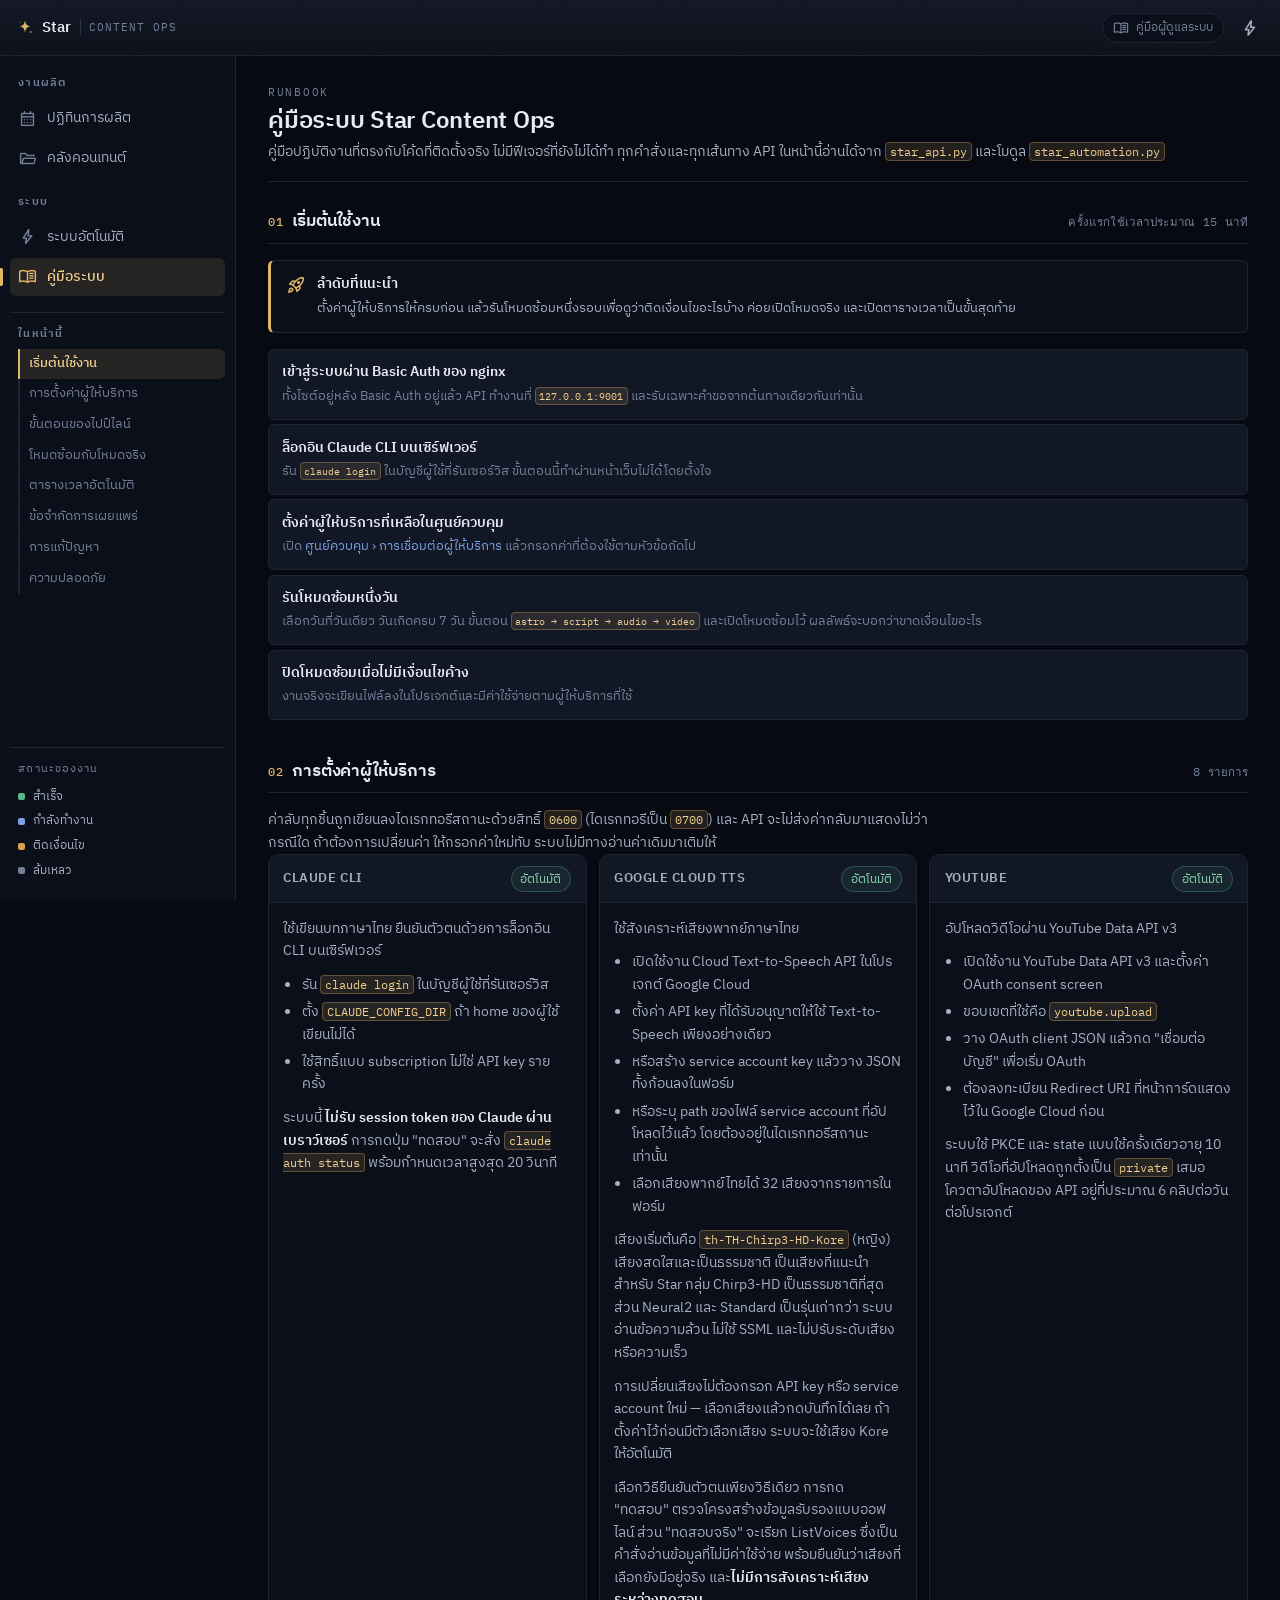
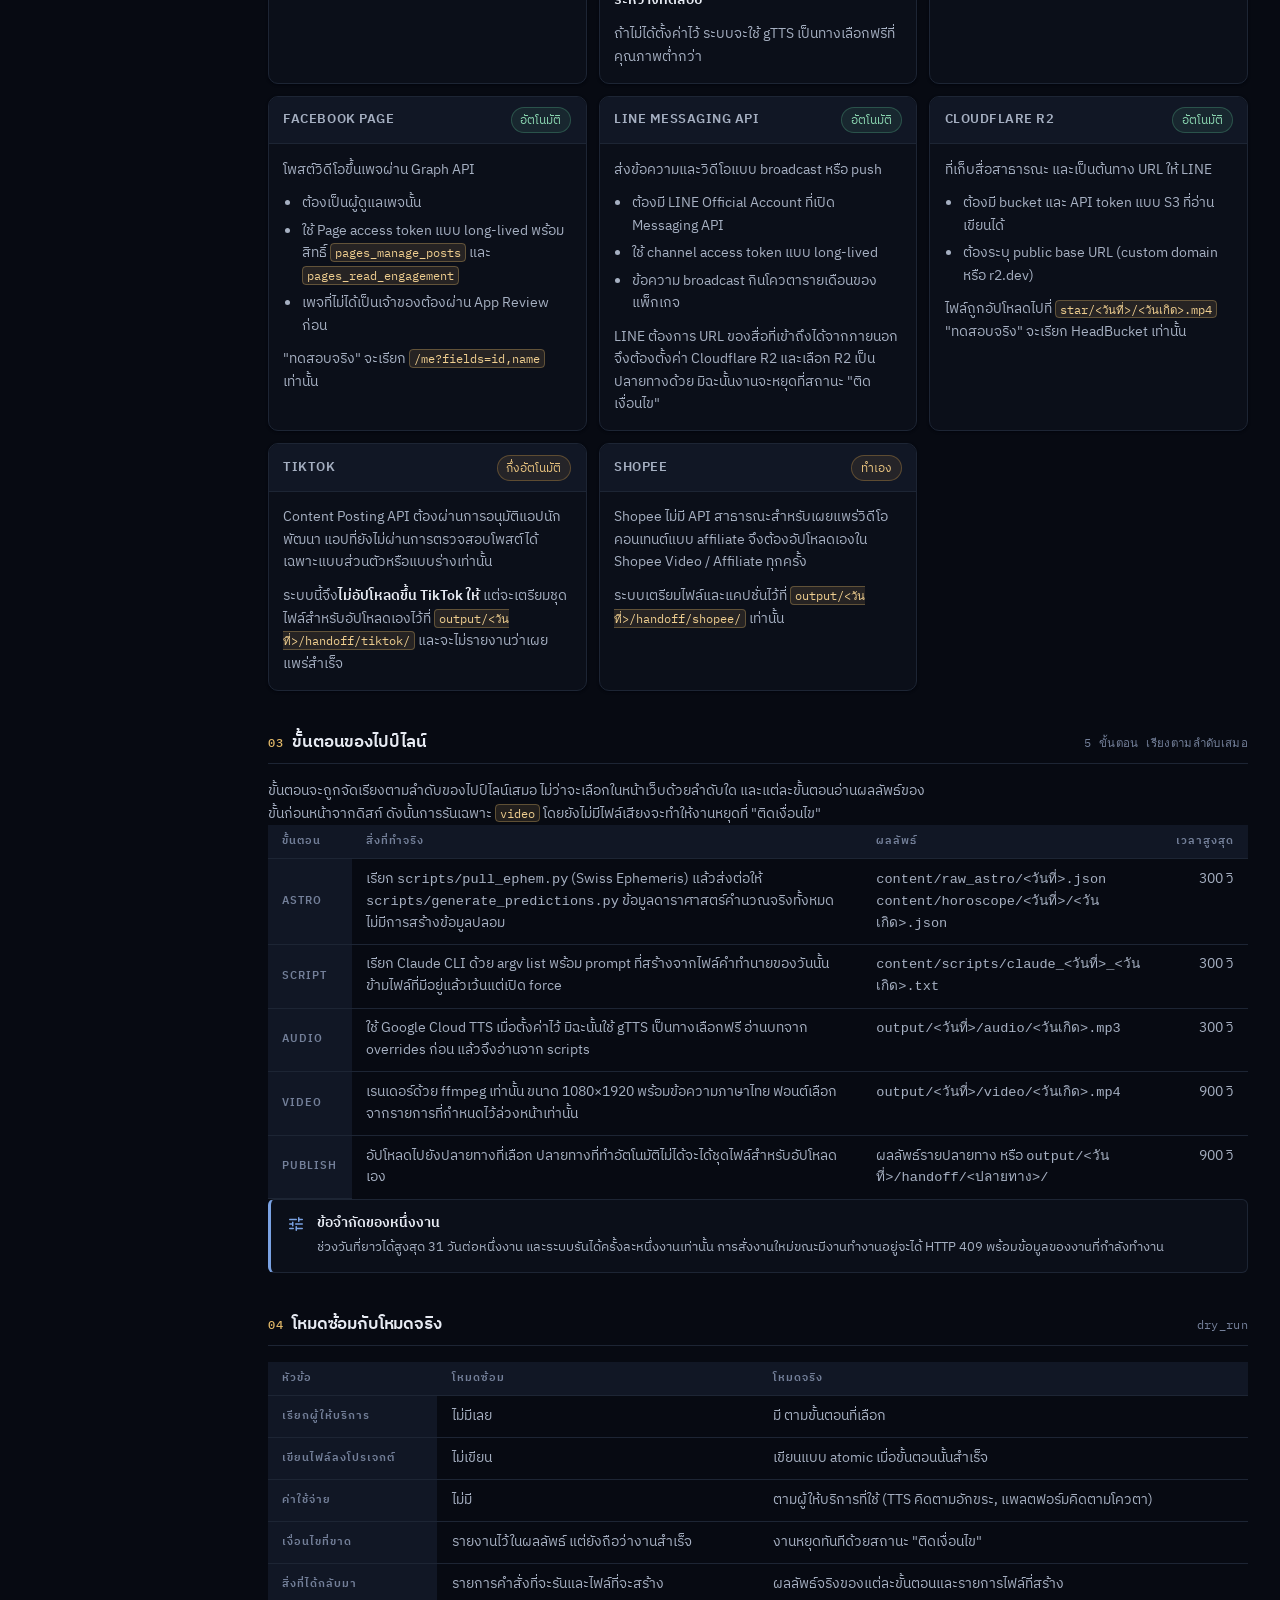
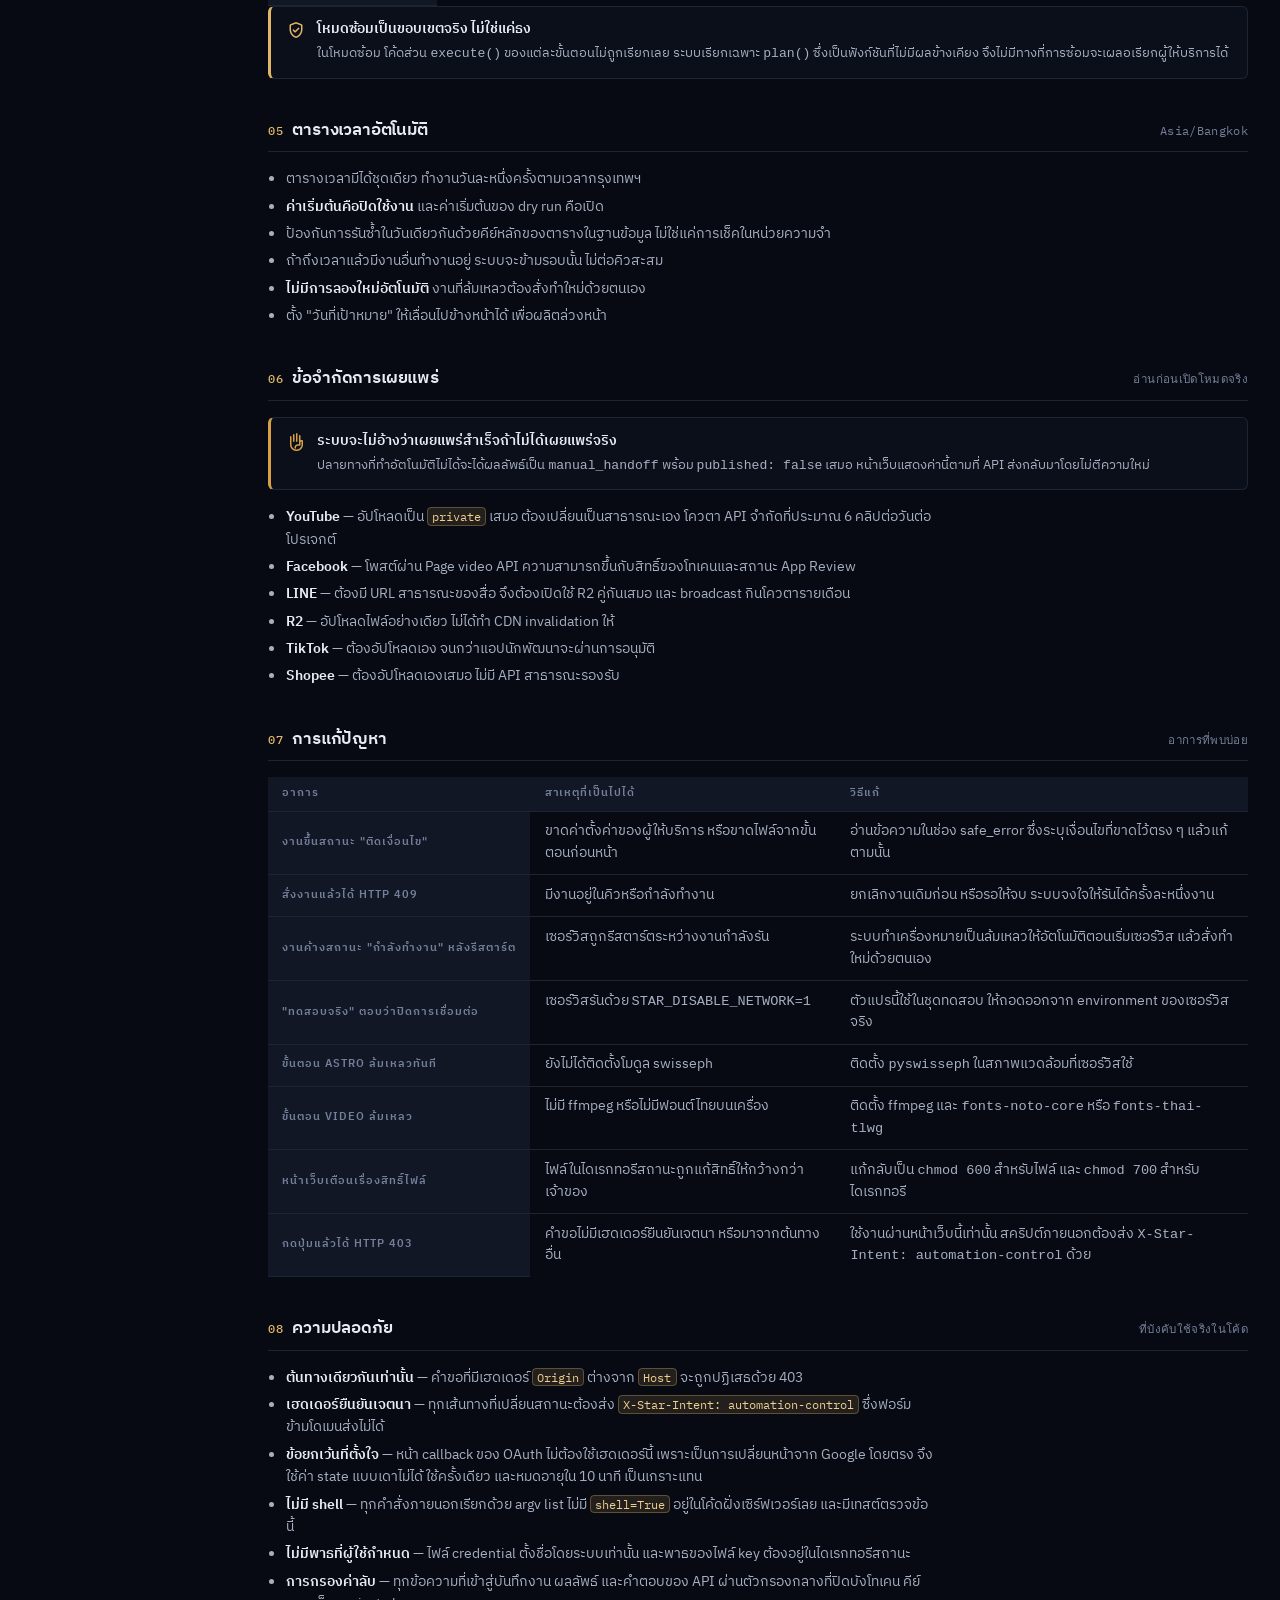
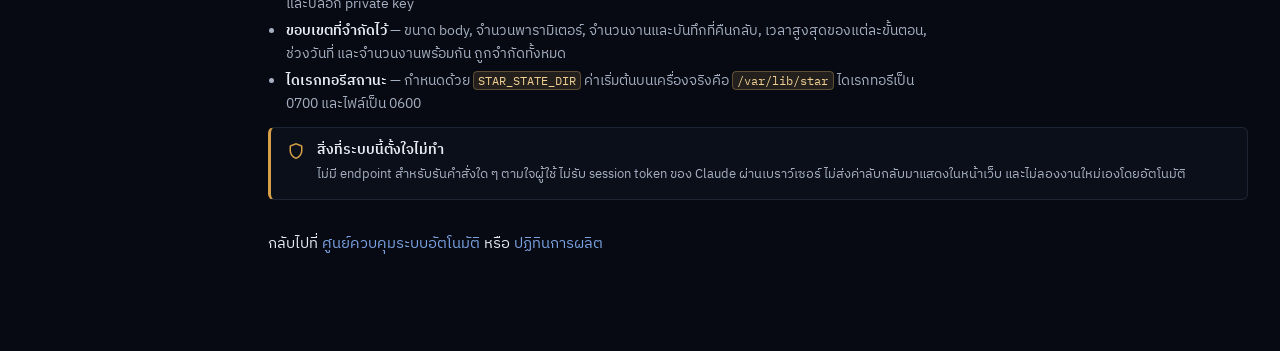
<file: howto/index.html>
<!DOCTYPE html>
<html lang="th">
<head>
<meta charset="UTF-8">
<meta name="viewport" content="width=device-width, initial-scale=1, viewport-fit=cover">
<meta name="color-scheme" content="dark">
<meta name="robots" content="noindex">
<meta name="description" content="คู่มือผู้ดูแลระบบ Star Content Ops — ตั้งค่าผู้ให้บริการ รันไปป์ไลน์ ตารางเวลา ข้อจำกัดการเผยแพร่ การแก้ปัญหา และความปลอดภัย">
<title>คู่มือระบบ · Star Content Ops</title>

<link rel="icon" href="data:image/svg+xml,%3Csvg xmlns='http://www.w3.org/2000/svg' viewBox='0 0 24 24'%3E%3Cpath fill='%23e0b768' d='M12 1.5c.35 4.6 2.4 7.4 6.9 8.3-4.5.9-6.55 3.7-6.9 8.3-.35-4.6-2.4-7.4-6.9-8.3 4.5-.9 6.55-3.7 6.9-8.3Z'/%3E%3C/svg%3E">

<link rel="preconnect" href="https://fonts.googleapis.com">
<link rel="preconnect" href="https://fonts.gstatic.com" crossorigin>
<link rel="stylesheet" href="https://fonts.googleapis.com/css2?family=IBM+Plex+Sans+Thai:wght@300;400;500;600;700&family=IBM+Plex+Mono:wght@400;500;600&display=swap">
<link rel="stylesheet" href="https://fonts.googleapis.com/css2?family=Material+Symbols+Rounded:opsz,wght,FILL,GRAD@20..48,300..600,0..1,0&display=block">
<link rel="stylesheet" href="/style.css">
<link rel="stylesheet" href="/workspace.css">
</head>
<body>

<a class="skip-link" href="#workspace">ข้ามไปยังเนื้อหาหลัก</a>

<!-- ── Top bar ─────────────────────────────────────────── -->
<header class="topbar">
  <button class="icon-btn hamburger" id="hamburger" type="button"
          aria-label="เปิดเมนูนำทาง" aria-expanded="false" aria-controls="sidebar">
    <span class="ms" aria-hidden="true">menu</span>
  </button>

  <a href="/" class="brand" aria-label="Star — หน้าแรก">
    <svg class="brand-mark" viewBox="0 0 24 24" width="18" height="18" aria-hidden="true" focusable="false">
      <path d="M12 1.5c.35 4.6 2.4 7.4 6.9 8.3v0c-4.5.9-6.55 3.7-6.9 8.3-.35-4.6-2.4-7.4-6.9-8.3v0c4.5-.9 6.55-3.7 6.9-8.3Z" fill="currentColor"/>
      <circle cx="19.6" cy="17.4" r="1.5" fill="currentColor" opacity=".6"/>
      <circle cx="5.2" cy="4.6" r="1" fill="currentColor" opacity=".45"/>
    </svg>
    <span class="brand-name">Star</span>
    <span class="brand-sub">Content Ops</span>
  </a>

  <div class="topbar-spacer"></div>

  <div class="meta-chip">
    <span class="ms" aria-hidden="true">menu_book</span>
    <span>คู่มือผู้ดูแลระบบ</span>
  </div>

  <a class="icon-btn" href="/automation/" aria-label="ไปที่ศูนย์ควบคุมระบบอัตโนมัติ"
     title="ศูนย์ควบคุมระบบอัตโนมัติ">
    <span class="ms" aria-hidden="true">bolt</span>
  </a>
</header>

<div class="shell">

  <!-- ── Sidebar ───────────────────────────────────────── -->
  <aside class="sidebar" id="sidebar" aria-label="เมนูนำทางหลัก">
    <nav class="nav-links" aria-label="ส่วนงาน">
      <span class="nav-group-label">งานผลิต</span>
      <a href="/">
        <span class="ms" aria-hidden="true">calendar_month</span><span>ปฏิทินการผลิต</span>
      </a>
      <a href="/content/">
        <span class="ms" aria-hidden="true">folder_open</span><span>คลังคอนเทนต์</span>
      </a>
      <span class="nav-group-label">ระบบ</span>
      <a href="/automation/">
        <span class="ms" aria-hidden="true">bolt</span><span>ระบบอัตโนมัติ</span>
      </a>
      <a href="/howto/" class="active" aria-current="page">
        <span class="ms" aria-hidden="true">menu_book</span><span>คู่มือระบบ</span>
      </a>
    </nav>

    <div class="sub-nav" id="subNav"></div>

    <div class="sidebar-foot">
      <div class="legend-title">สถานะของงาน</div>
      <ul class="legend">
        <li><i class="legend-dot is-done" aria-hidden="true"></i>สำเร็จ</li>
        <li><i class="legend-dot is-test" aria-hidden="true"></i>กำลังทำงาน</li>
        <li><i class="legend-dot is-partial" aria-hidden="true"></i>ติดเงื่อนไข</li>
        <li><i class="legend-dot is-none" aria-hidden="true"></i>ล้มเหลว</li>
      </ul>
    </div>
  </aside>
  <div class="nav-scrim" id="nav-scrim" hidden></div>

  <!-- ── Main ──────────────────────────────────────────── -->
  <main class="main" id="app">

    <div class="workspace-head" id="workspace">
      <div class="workspace-title">
        <span class="eyebrow">Runbook</span>
        <h1>คู่มือระบบ Star Content Ops</h1>
        <p class="workspace-desc">
          คู่มือปฏิบัติงานที่ตรงกับโค้ดที่ติดตั้งจริง ไม่มีฟีเจอร์ที่ยังไม่ได้ทำ
          ทุกคำสั่งและทุกเส้นทาง API ในหน้านี้อ่านได้จาก <code class="inline">star_api.py</code>
          และโมดูล <code class="inline">star_automation.py</code>
        </p>
      </div>
    </div>

    <!-- ══ 01 · Quick start ═══════════════════════════════ -->
    <section class="doc-section" id="quickstart" aria-labelledby="quickstart-h">
      <div class="section-head">
        <h2 id="quickstart-h" data-nav-label="เริ่มต้นใช้งาน">
          <span class="section-index" aria-hidden="true">01</span>
          <span>เริ่มต้นใช้งาน</span>
        </h2>
        <span class="section-aside">ครั้งแรกใช้เวลาประมาณ 15 นาที</span>
      </div>

      <div class="callout callout-accent">
        <span class="ms" aria-hidden="true">rocket_launch</span>
        <div class="callout-body">
          <div class="callout-title">ลำดับที่แนะนำ</div>
          <p>
            ตั้งค่าผู้ให้บริการให้ครบก่อน แล้วรันโหมดซ้อมหนึ่งรอบเพื่อดูว่าติดเงื่อนไขอะไรบ้าง
            ค่อยเปิดโหมดจริง และเปิดตารางเวลาเป็นขั้นสุดท้าย
          </p>
        </div>
      </div>

      <ol class="flow">
        <li class="flow-step">
          <div class="flow-body">
            <div class="flow-title">เข้าสู่ระบบผ่าน Basic Auth ของ nginx</div>
            <p class="flow-desc">
              ทั้งไซต์อยู่หลัง Basic Auth อยู่แล้ว API ทำงานที่
              <code class="inline">127.0.0.1:9001</code> และรับเฉพาะคำขอจากต้นทางเดียวกันเท่านั้น
            </p>
          </div>
        </li>
        <li class="flow-step">
          <div class="flow-body">
            <div class="flow-title">ล็อกอิน Claude CLI บนเซิร์ฟเวอร์</div>
            <p class="flow-desc">
              รัน <code class="inline">claude login</code> ในบัญชีผู้ใช้ที่รันเซอร์วิส
              ขั้นตอนนี้ทำผ่านหน้าเว็บไม่ได้โดยตั้งใจ
            </p>
          </div>
        </li>
        <li class="flow-step">
          <div class="flow-body">
            <div class="flow-title">ตั้งค่าผู้ให้บริการที่เหลือในศูนย์ควบคุม</div>
            <p class="flow-desc">
              เปิด <a href="/automation/#providers">ศูนย์ควบคุม › การเชื่อมต่อผู้ให้บริการ</a>
              แล้วกรอกค่าที่ต้องใช้ตามหัวข้อถัดไป
            </p>
          </div>
        </li>
        <li class="flow-step">
          <div class="flow-body">
            <div class="flow-title">รันโหมดซ้อมหนึ่งวัน</div>
            <p class="flow-desc">
              เลือกวันที่วันเดียว วันเกิดครบ 7 วัน ขั้นตอน
              <code class="inline">astro → script → audio → video</code>
              และเปิดโหมดซ้อมไว้ ผลลัพธ์จะบอกว่าขาดเงื่อนไขอะไร
            </p>
          </div>
        </li>
        <li class="flow-step">
          <div class="flow-body">
            <div class="flow-title">ปิดโหมดซ้อมเมื่อไม่มีเงื่อนไขค้าง</div>
            <p class="flow-desc">
              งานจริงจะเขียนไฟล์ลงในโปรเจกต์และมีค่าใช้จ่ายตามผู้ให้บริการที่ใช้
            </p>
          </div>
        </li>
      </ol>
    </section>

    <!-- ══ 02 · Providers ═════════════════════════════════ -->
    <section class="doc-section" id="providers" aria-labelledby="providers-h">
      <div class="section-head">
        <h2 id="providers-h" data-nav-label="การตั้งค่าผู้ให้บริการ">
          <span class="section-index" aria-hidden="true">02</span>
          <span>การตั้งค่าผู้ให้บริการ</span>
        </h2>
        <span class="section-aside">8 รายการ</span>
      </div>

      <div class="prose">
        <p>
          ค่าลับทุกชิ้นถูกเขียนลงไดเรกทอรีสถานะด้วยสิทธิ์ <code>0600</code>
          (ไดเรกทอรีเป็น <code>0700</code>) และ API จะไม่ส่งค่ากลับมาแสดงไม่ว่ากรณีใด
          ถ้าต้องการเปลี่ยนค่า ให้กรอกค่าใหม่ทับ ระบบไม่มีทางอ่านค่าเดิมมาเติมให้
        </p>
      </div>

      <div class="card-grid">

        <article class="panel-card is-flush">
          <div class="panel-card-head"><h3>Claude CLI</h3><span class="chip chip-ok">อัตโนมัติ</span></div>
          <div class="panel-card-body prose">
            <p>ใช้เขียนบทภาษาไทย ยืนยันตัวตนด้วยการล็อกอิน CLI บนเซิร์ฟเวอร์</p>
            <ul>
              <li>รัน <code>claude login</code> ในบัญชีผู้ใช้ที่รันเซอร์วิส</li>
              <li>ตั้ง <code>CLAUDE_CONFIG_DIR</code> ถ้า home ของผู้ใช้เขียนไม่ได้</li>
              <li>ใช้สิทธิ์แบบ subscription ไม่ใช่ API key รายครั้ง</li>
            </ul>
            <p>
              ระบบนี้ <strong>ไม่รับ session token ของ Claude ผ่านเบราว์เซอร์</strong>
              การกดปุ่ม "ทดสอบ" จะสั่ง <code>claude auth status</code> พร้อมกำหนดเวลาสูงสุด 20 วินาที
            </p>
          </div>
        </article>

        <article class="panel-card is-flush">
          <div class="panel-card-head"><h3>Google Cloud TTS</h3><span class="chip chip-ok">อัตโนมัติ</span></div>
          <div class="panel-card-body prose">
            <p>ใช้สังเคราะห์เสียงพากย์ภาษาไทย</p>
            <ul>
              <li>เปิดใช้งาน Cloud Text-to-Speech API ในโปรเจกต์ Google Cloud</li>
              <li>ตั้งค่า API key ที่ได้รับอนุญาตให้ใช้ Text-to-Speech เพียงอย่างเดียว</li>
              <li>หรือสร้าง service account key แล้ววาง JSON ทั้งก้อนลงในฟอร์ม</li>
              <li>หรือระบุ path ของไฟล์ service account ที่อัปโหลดไว้แล้ว โดยต้องอยู่ในไดเรกทอรีสถานะเท่านั้น</li>
              <li>เลือกเสียงพากย์ไทยได้ 32 เสียงจากรายการในฟอร์ม</li>
            </ul>
            <p>
              เสียงเริ่มต้นคือ <code>th-TH-Chirp3-HD-Kore</code> (หญิง) เสียงสดใสและเป็นธรรมชาติ
              เป็นเสียงที่แนะนำสำหรับ Star กลุ่ม Chirp3-HD เป็นธรรมชาติที่สุด
              ส่วน Neural2 และ Standard เป็นรุ่นเก่ากว่า
              ระบบอ่านข้อความล้วน ไม่ใช้ SSML และไม่ปรับระดับเสียงหรือความเร็ว
            </p>
            <p>
              การเปลี่ยนเสียงไม่ต้องกรอก API key หรือ service account ใหม่ — เลือกเสียงแล้วกดบันทึกได้เลย
              ถ้าตั้งค่าไว้ก่อนมีตัวเลือกเสียง ระบบจะใช้เสียง Kore ให้อัตโนมัติ
            </p>
            <p>
              เลือกวิธียืนยันตัวตนเพียงวิธีเดียว การกด "ทดสอบ" ตรวจโครงสร้างข้อมูลรับรองแบบออฟไลน์
              ส่วน "ทดสอบจริง" จะเรียก ListVoices ซึ่งเป็นคำสั่งอ่านข้อมูลที่ไม่มีค่าใช้จ่าย
              พร้อมยืนยันว่าเสียงที่เลือกยังมีอยู่จริง
              และ<strong>ไม่มีการสังเคราะห์เสียงระหว่างทดสอบ</strong>
            </p>
            <p>ถ้าไม่ได้ตั้งค่าไว้ ระบบจะใช้ gTTS เป็นทางเลือกฟรีที่คุณภาพต่ำกว่า</p>
          </div>
        </article>

        <article class="panel-card is-flush">
          <div class="panel-card-head"><h3>YouTube</h3><span class="chip chip-ok">อัตโนมัติ</span></div>
          <div class="panel-card-body prose">
            <p>อัปโหลดวิดีโอผ่าน YouTube Data API v3</p>
            <ul>
              <li>เปิดใช้งาน YouTube Data API v3 และตั้งค่า OAuth consent screen</li>
              <li>ขอบเขตที่ใช้คือ <code>youtube.upload</code></li>
              <li>วาง OAuth client JSON แล้วกด "เชื่อมต่อบัญชี" เพื่อเริ่ม OAuth</li>
              <li>ต้องลงทะเบียน Redirect URI ที่หน้าการ์ดแสดงไว้ใน Google Cloud ก่อน</li>
            </ul>
            <p>
              ระบบใช้ PKCE และ state แบบใช้ครั้งเดียวอายุ 10 นาที
              วิดีโอที่อัปโหลดถูกตั้งเป็น <code>private</code> เสมอ
              โควตาอัปโหลดของ API อยู่ที่ประมาณ 6 คลิปต่อวันต่อโปรเจกต์
            </p>
          </div>
        </article>

        <article class="panel-card is-flush">
          <div class="panel-card-head"><h3>Facebook Page</h3><span class="chip chip-ok">อัตโนมัติ</span></div>
          <div class="panel-card-body prose">
            <p>โพสต์วิดีโอขึ้นเพจผ่าน Graph API</p>
            <ul>
              <li>ต้องเป็นผู้ดูแลเพจนั้น</li>
              <li>ใช้ Page access token แบบ long-lived พร้อมสิทธิ์
                  <code>pages_manage_posts</code> และ <code>pages_read_engagement</code></li>
              <li>เพจที่ไม่ได้เป็นเจ้าของต้องผ่าน App Review ก่อน</li>
            </ul>
            <p>"ทดสอบจริง" จะเรียก <code>/me?fields=id,name</code> เท่านั้น</p>
          </div>
        </article>

        <article class="panel-card is-flush">
          <div class="panel-card-head"><h3>LINE Messaging API</h3><span class="chip chip-ok">อัตโนมัติ</span></div>
          <div class="panel-card-body prose">
            <p>ส่งข้อความและวิดีโอแบบ broadcast หรือ push</p>
            <ul>
              <li>ต้องมี LINE Official Account ที่เปิด Messaging API</li>
              <li>ใช้ channel access token แบบ long-lived</li>
              <li>ข้อความ broadcast กินโควตารายเดือนของแพ็กเกจ</li>
            </ul>
            <p>
              LINE ต้องการ URL ของสื่อที่เข้าถึงได้จากภายนอก
              จึงต้องตั้งค่า Cloudflare R2 และเลือก R2 เป็นปลายทางด้วย
              มิฉะนั้นงานจะหยุดที่สถานะ "ติดเงื่อนไข"
            </p>
          </div>
        </article>

        <article class="panel-card is-flush">
          <div class="panel-card-head"><h3>Cloudflare R2</h3><span class="chip chip-ok">อัตโนมัติ</span></div>
          <div class="panel-card-body prose">
            <p>ที่เก็บสื่อสาธารณะ และเป็นต้นทาง URL ให้ LINE</p>
            <ul>
              <li>ต้องมี bucket และ API token แบบ S3 ที่อ่านเขียนได้</li>
              <li>ต้องระบุ public base URL (custom domain หรือ r2.dev)</li>
            </ul>
            <p>
              ไฟล์ถูกอัปโหลดไปที่ <code>star/&lt;วันที่&gt;/&lt;วันเกิด&gt;.mp4</code>
              "ทดสอบจริง" จะเรียก HeadBucket เท่านั้น
            </p>
          </div>
        </article>

        <article class="panel-card is-flush">
          <div class="panel-card-head"><h3>TikTok</h3><span class="chip chip-warn">กึ่งอัตโนมัติ</span></div>
          <div class="panel-card-body prose">
            <p>
              Content Posting API ต้องผ่านการอนุมัติแอปนักพัฒนา
              แอปที่ยังไม่ผ่านการตรวจสอบโพสต์ได้เฉพาะแบบส่วนตัวหรือแบบร่างเท่านั้น
            </p>
            <p>
              ระบบนี้จึง<strong>ไม่อัปโหลดขึ้น TikTok ให้</strong>
              แต่จะเตรียมชุดไฟล์สำหรับอัปโหลดเองไว้ที่
              <code>output/&lt;วันที่&gt;/handoff/tiktok/</code>
              และจะไม่รายงานว่าเผยแพร่สำเร็จ
            </p>
          </div>
        </article>

        <article class="panel-card is-flush">
          <div class="panel-card-head"><h3>Shopee</h3><span class="chip chip-warn">ทำเอง</span></div>
          <div class="panel-card-body prose">
            <p>
              Shopee ไม่มี API สาธารณะสำหรับเผยแพร่วิดีโอคอนเทนต์แบบ affiliate
              จึงต้องอัปโหลดเองใน Shopee Video / Affiliate ทุกครั้ง
            </p>
            <p>
              ระบบเตรียมไฟล์และแคปชั่นไว้ที่
              <code>output/&lt;วันที่&gt;/handoff/shopee/</code> เท่านั้น
            </p>
          </div>
        </article>

      </div>
    </section>

    <!-- ══ 03 · Pipeline stages ═══════════════════════════ -->
    <section class="doc-section" id="stages" aria-labelledby="stages-h">
      <div class="section-head">
        <h2 id="stages-h" data-nav-label="ขั้นตอนของไปป์ไลน์">
          <span class="section-index" aria-hidden="true">03</span>
          <span>ขั้นตอนของไปป์ไลน์</span>
        </h2>
        <span class="section-aside">5 ขั้นตอน เรียงตามลำดับเสมอ</span>
      </div>

      <div class="prose">
        <p>
          ขั้นตอนจะถูกจัดเรียงตามลำดับของไปป์ไลน์เสมอ ไม่ว่าจะเลือกในหน้าเว็บด้วยลำดับใด
          และแต่ละขั้นตอนอ่านผลลัพธ์ของขั้นก่อนหน้าจากดิสก์
          ดังนั้นการรันเฉพาะ <code>video</code> โดยยังไม่มีไฟล์เสียงจะทำให้งานหยุดที่ "ติดเงื่อนไข"
        </p>
      </div>

      <div class="table-wrap">
        <table class="data">
          <caption class="visually-hidden">รายละเอียดของแต่ละขั้นตอนในไปป์ไลน์</caption>
          <thead>
            <tr>
              <th scope="col">ขั้นตอน</th>
              <th scope="col">สิ่งที่ทำจริง</th>
              <th scope="col">ผลลัพธ์</th>
              <th scope="col">เวลาสูงสุด</th>
            </tr>
          </thead>
          <tbody>
            <tr>
              <th scope="row">astro</th>
              <td>
                เรียก <code>scripts/pull_ephem.py</code> (Swiss Ephemeris)
                แล้วส่งต่อให้ <code>scripts/generate_predictions.py</code>
                ข้อมูลดาราศาสตร์คำนวณจริงทั้งหมด ไม่มีการสร้างข้อมูลปลอม
              </td>
              <td>
                <code>content/raw_astro/&lt;วันที่&gt;.json</code><br>
                <code>content/horoscope/&lt;วันที่&gt;/&lt;วันเกิด&gt;.json</code>
              </td>
              <td class="num">300 วิ</td>
            </tr>
            <tr>
              <th scope="row">script</th>
              <td>
                เรียก Claude CLI ด้วย argv list พร้อม prompt ที่สร้างจากไฟล์คำทำนายของวันนั้น
                ข้ามไฟล์ที่มีอยู่แล้วเว้นแต่เปิด force
              </td>
              <td><code>content/scripts/claude_&lt;วันที่&gt;_&lt;วันเกิด&gt;.txt</code></td>
              <td class="num">300 วิ</td>
            </tr>
            <tr>
              <th scope="row">audio</th>
              <td>
                ใช้ Google Cloud TTS เมื่อตั้งค่าไว้ มิฉะนั้นใช้ gTTS เป็นทางเลือกฟรี
                อ่านบทจาก overrides ก่อน แล้วจึงอ่านจาก scripts
              </td>
              <td><code>output/&lt;วันที่&gt;/audio/&lt;วันเกิด&gt;.mp3</code></td>
              <td class="num">300 วิ</td>
            </tr>
            <tr>
              <th scope="row">video</th>
              <td>
                เรนเดอร์ด้วย ffmpeg เท่านั้น ขนาด 1080×1920 พร้อมข้อความภาษาไทย
                ฟอนต์เลือกจากรายการที่กำหนดไว้ล่วงหน้าเท่านั้น
              </td>
              <td><code>output/&lt;วันที่&gt;/video/&lt;วันเกิด&gt;.mp4</code></td>
              <td class="num">900 วิ</td>
            </tr>
            <tr>
              <th scope="row">publish</th>
              <td>
                อัปโหลดไปยังปลายทางที่เลือก ปลายทางที่ทำอัตโนมัติไม่ได้จะได้ชุดไฟล์สำหรับอัปโหลดเอง
              </td>
              <td>
                ผลลัพธ์รายปลายทาง หรือ
                <code>output/&lt;วันที่&gt;/handoff/&lt;ปลายทาง&gt;/</code>
              </td>
              <td class="num">900 วิ</td>
            </tr>
          </tbody>
        </table>
      </div>

      <div class="callout callout-info">
        <span class="ms" aria-hidden="true">tune</span>
        <div class="callout-body">
          <div class="callout-title">ข้อจำกัดของหนึ่งงาน</div>
          <p>
            ช่วงวันที่ยาวได้สูงสุด 31 วันต่อหนึ่งงาน
            และระบบรันได้ครั้งละหนึ่งงานเท่านั้น
            การสั่งงานใหม่ขณะมีงานทำงานอยู่จะได้ HTTP 409 พร้อมข้อมูลของงานที่กำลังทำงาน
          </p>
        </div>
      </div>
    </section>

    <!-- ══ 04 · Dry run vs production ═════════════════════ -->
    <section class="doc-section" id="dryrun" aria-labelledby="dryrun-h">
      <div class="section-head">
        <h2 id="dryrun-h" data-nav-label="โหมดซ้อมกับโหมดจริง">
          <span class="section-index" aria-hidden="true">04</span>
          <span>โหมดซ้อมกับโหมดจริง</span>
        </h2>
        <span class="section-aside">dry_run</span>
      </div>

      <div class="table-wrap">
        <table class="data">
          <caption class="visually-hidden">ความแตกต่างระหว่างโหมดซ้อมและโหมดจริง</caption>
          <thead>
            <tr>
              <th scope="col">หัวข้อ</th>
              <th scope="col">โหมดซ้อม</th>
              <th scope="col">โหมดจริง</th>
            </tr>
          </thead>
          <tbody>
            <tr>
              <th scope="row">เรียกผู้ให้บริการ</th>
              <td>ไม่มีเลย</td>
              <td>มี ตามขั้นตอนที่เลือก</td>
            </tr>
            <tr>
              <th scope="row">เขียนไฟล์ลงโปรเจกต์</th>
              <td>ไม่เขียน</td>
              <td>เขียนแบบ atomic เมื่อขั้นตอนนั้นสำเร็จ</td>
            </tr>
            <tr>
              <th scope="row">ค่าใช้จ่าย</th>
              <td>ไม่มี</td>
              <td>ตามผู้ให้บริการที่ใช้ (TTS คิดตามอักขระ, แพลตฟอร์มคิดตามโควตา)</td>
            </tr>
            <tr>
              <th scope="row">เงื่อนไขที่ขาด</th>
              <td>รายงานไว้ในผลลัพธ์ แต่ยังถือว่างานสำเร็จ</td>
              <td>งานหยุดทันทีด้วยสถานะ "ติดเงื่อนไข"</td>
            </tr>
            <tr>
              <th scope="row">สิ่งที่ได้กลับมา</th>
              <td>รายการคำสั่งที่จะรันและไฟล์ที่จะสร้าง</td>
              <td>ผลลัพธ์จริงของแต่ละขั้นตอนและรายการไฟล์ที่สร้าง</td>
            </tr>
          </tbody>
        </table>
      </div>

      <div class="callout callout-accent">
        <span class="ms" aria-hidden="true">verified_user</span>
        <div class="callout-body">
          <div class="callout-title">โหมดซ้อมเป็นขอบเขตจริง ไม่ใช่แค่ธง</div>
          <p>
            ในโหมดซ้อม โค้ดส่วน <code>execute()</code> ของแต่ละขั้นตอนไม่ถูกเรียกเลย
            ระบบเรียกเฉพาะ <code>plan()</code> ซึ่งเป็นฟังก์ชันที่ไม่มีผลข้างเคียง
            จึงไม่มีทางที่การซ้อมจะเผลอเรียกผู้ให้บริการได้
          </p>
        </div>
      </div>
    </section>

    <!-- ══ 05 · Scheduling ════════════════════════════════ -->
    <section class="doc-section" id="scheduling" aria-labelledby="scheduling-h">
      <div class="section-head">
        <h2 id="scheduling-h" data-nav-label="ตารางเวลาอัตโนมัติ">
          <span class="section-index" aria-hidden="true">05</span>
          <span>ตารางเวลาอัตโนมัติ</span>
        </h2>
        <span class="section-aside">Asia/Bangkok</span>
      </div>

      <div class="prose">
        <ul>
          <li>ตารางเวลามีได้ชุดเดียว ทำงานวันละหนึ่งครั้งตามเวลากรุงเทพฯ</li>
          <li><strong>ค่าเริ่มต้นคือปิดใช้งาน</strong> และค่าเริ่มต้นของ dry run คือเปิด</li>
          <li>ป้องกันการรันซ้ำในวันเดียวกันด้วยคีย์หลักของตารางในฐานข้อมูล ไม่ใช่แค่การเช็คในหน่วยความจำ</li>
          <li>ถ้าถึงเวลาแล้วมีงานอื่นทำงานอยู่ ระบบจะข้ามรอบนั้น ไม่ต่อคิวสะสม</li>
          <li><strong>ไม่มีการลองใหม่อัตโนมัติ</strong> งานที่ล้มเหลวต้องสั่งทำใหม่ด้วยตนเอง</li>
          <li>ตั้ง "วันที่เป้าหมาย" ให้เลื่อนไปข้างหน้าได้ เพื่อผลิตล่วงหน้า</li>
        </ul>
      </div>
    </section>

    <!-- ══ 06 · Publishing constraints ════════════════════ -->
    <section class="doc-section" id="publishing" aria-labelledby="publishing-h">
      <div class="section-head">
        <h2 id="publishing-h" data-nav-label="ข้อจำกัดการเผยแพร่">
          <span class="section-index" aria-hidden="true">06</span>
          <span>ข้อจำกัดการเผยแพร่</span>
        </h2>
        <span class="section-aside">อ่านก่อนเปิดโหมดจริง</span>
      </div>

      <div class="callout callout-warn">
        <span class="ms" aria-hidden="true">front_hand</span>
        <div class="callout-body">
          <div class="callout-title">ระบบจะไม่อ้างว่าเผยแพร่สำเร็จถ้าไม่ได้เผยแพร่จริง</div>
          <p>
            ปลายทางที่ทำอัตโนมัติไม่ได้จะได้ผลลัพธ์เป็น
            <code>manual_handoff</code> พร้อม <code>published: false</code> เสมอ
            หน้าเว็บแสดงค่านี้ตามที่ API ส่งกลับมาโดยไม่ตีความใหม่
          </p>
        </div>
      </div>

      <div class="prose">
        <ul>
          <li><strong>YouTube</strong> — อัปโหลดเป็น <code>private</code> เสมอ ต้องเปลี่ยนเป็นสาธารณะเอง
              โควตา API จำกัดที่ประมาณ 6 คลิปต่อวันต่อโปรเจกต์</li>
          <li><strong>Facebook</strong> — โพสต์ผ่าน Page video API ความสามารถขึ้นกับสิทธิ์ของโทเคนและสถานะ App Review</li>
          <li><strong>LINE</strong> — ต้องมี URL สาธารณะของสื่อ จึงต้องเปิดใช้ R2 คู่กันเสมอ
              และ broadcast กินโควตารายเดือน</li>
          <li><strong>R2</strong> — อัปโหลดไฟล์อย่างเดียว ไม่ได้ทำ CDN invalidation ให้</li>
          <li><strong>TikTok</strong> — ต้องอัปโหลดเอง จนกว่าแอปนักพัฒนาจะผ่านการอนุมัติ</li>
          <li><strong>Shopee</strong> — ต้องอัปโหลดเองเสมอ ไม่มี API สาธารณะรองรับ</li>
        </ul>
      </div>
    </section>

    <!-- ══ 07 · Troubleshooting ═══════════════════════════ -->
    <section class="doc-section" id="troubleshooting" aria-labelledby="troubleshooting-h">
      <div class="section-head">
        <h2 id="troubleshooting-h" data-nav-label="การแก้ปัญหา">
          <span class="section-index" aria-hidden="true">07</span>
          <span>การแก้ปัญหา</span>
        </h2>
        <span class="section-aside">อาการที่พบบ่อย</span>
      </div>

      <div class="table-wrap">
        <table class="data">
          <caption class="visually-hidden">อาการ สาเหตุ และวิธีแก้</caption>
          <thead>
            <tr>
              <th scope="col">อาการ</th>
              <th scope="col">สาเหตุที่เป็นไปได้</th>
              <th scope="col">วิธีแก้</th>
            </tr>
          </thead>
          <tbody>
            <tr>
              <th scope="row">งานขึ้นสถานะ "ติดเงื่อนไข"</th>
              <td>ขาดค่าตั้งค่าของผู้ให้บริการ หรือขาดไฟล์จากขั้นตอนก่อนหน้า</td>
              <td>อ่านข้อความในช่อง safe_error ซึ่งระบุเงื่อนไขที่ขาดไว้ตรง ๆ แล้วแก้ตามนั้น</td>
            </tr>
            <tr>
              <th scope="row">สั่งงานแล้วได้ HTTP 409</th>
              <td>มีงานอยู่ในคิวหรือกำลังทำงาน</td>
              <td>ยกเลิกงานเดิมก่อน หรือรอให้จบ ระบบจงใจให้รันได้ครั้งละหนึ่งงาน</td>
            </tr>
            <tr>
              <th scope="row">งานค้างสถานะ "กำลังทำงาน" หลังรีสตาร์ต</th>
              <td>เซอร์วิสถูกรีสตาร์ตระหว่างงานกำลังรัน</td>
              <td>ระบบทำเครื่องหมายเป็นล้มเหลวให้อัตโนมัติตอนเริ่มเซอร์วิส แล้วสั่งทำใหม่ด้วยตนเอง</td>
            </tr>
            <tr>
              <th scope="row">"ทดสอบจริง" ตอบว่าปิดการเชื่อมต่อ</th>
              <td>เซอร์วิสรันด้วย <code>STAR_DISABLE_NETWORK=1</code></td>
              <td>ตัวแปรนี้ใช้ในชุดทดสอบ ให้ถอดออกจาก environment ของเซอร์วิสจริง</td>
            </tr>
            <tr>
              <th scope="row">ขั้นตอน astro ล้มเหลวทันที</th>
              <td>ยังไม่ได้ติดตั้งโมดูล swisseph</td>
              <td>ติดตั้ง <code>pyswisseph</code> ในสภาพแวดล้อมที่เซอร์วิสใช้</td>
            </tr>
            <tr>
              <th scope="row">ขั้นตอน video ล้มเหลว</th>
              <td>ไม่มี ffmpeg หรือไม่มีฟอนต์ไทยบนเครื่อง</td>
              <td>ติดตั้ง ffmpeg และ <code>fonts-noto-core</code> หรือ <code>fonts-thai-tlwg</code></td>
            </tr>
            <tr>
              <th scope="row">หน้าเว็บเตือนเรื่องสิทธิ์ไฟล์</th>
              <td>ไฟล์ในไดเรกทอรีสถานะถูกแก้สิทธิ์ให้กว้างกว่าเจ้าของ</td>
              <td>แก้กลับเป็น <code>chmod 600</code> สำหรับไฟล์ และ <code>chmod 700</code> สำหรับไดเรกทอรี</td>
            </tr>
            <tr>
              <th scope="row">กดปุ่มแล้วได้ HTTP 403</th>
              <td>คำขอไม่มีเฮดเดอร์ยืนยันเจตนา หรือมาจากต้นทางอื่น</td>
              <td>ใช้งานผ่านหน้าเว็บนี้เท่านั้น สคริปต์ภายนอกต้องส่ง
                  <code>X-Star-Intent: automation-control</code> ด้วย</td>
            </tr>
          </tbody>
        </table>
      </div>
    </section>

    <!-- ══ 08 · Security ══════════════════════════════════ -->
    <section class="doc-section" id="security" aria-labelledby="security-h">
      <div class="section-head">
        <h2 id="security-h" data-nav-label="ความปลอดภัย">
          <span class="section-index" aria-hidden="true">08</span>
          <span>ความปลอดภัย</span>
        </h2>
        <span class="section-aside">ที่บังคับใช้จริงในโค้ด</span>
      </div>

      <div class="prose">
        <ul>
          <li><strong>ต้นทางเดียวกันเท่านั้น</strong> — คำขอที่มีเฮดเดอร์ <code>Origin</code>
              ต่างจาก <code>Host</code> จะถูกปฏิเสธด้วย 403</li>
          <li><strong>เฮดเดอร์ยืนยันเจตนา</strong> — ทุกเส้นทางที่เปลี่ยนสถานะต้องส่ง
              <code>X-Star-Intent: automation-control</code>
              ซึ่งฟอร์มข้ามโดเมนส่งไม่ได้</li>
          <li><strong>ข้อยกเว้นที่ตั้งใจ</strong> — หน้า callback ของ OAuth ไม่ต้องใช้เฮดเดอร์นี้
              เพราะเป็นการเปลี่ยนหน้าจาก Google โดยตรง จึงใช้ค่า state
              แบบเดาไม่ได้ ใช้ครั้งเดียว และหมดอายุใน 10 นาที เป็นเกราะแทน</li>
          <li><strong>ไม่มี shell</strong> — ทุกคำสั่งภายนอกเรียกด้วย argv list
              ไม่มี <code>shell=True</code> อยู่ในโค้ดฝั่งเซิร์ฟเวอร์เลย และมีเทสต์ตรวจข้อนี้</li>
          <li><strong>ไม่มีพาธที่ผู้ใช้กำหนด</strong> — ไฟล์ credential ตั้งชื่อโดยระบบเท่านั้น
              และพาธของไฟล์ key ต้องอยู่ในไดเรกทอรีสถานะ</li>
          <li><strong>การกรองค่าลับ</strong> — ทุกข้อความที่เข้าสู่บันทึกงาน ผลลัพธ์ และคำตอบของ API
              ผ่านตัวกรองกลางที่ปิดบังโทเคน คีย์ และบล็อก private key</li>
          <li><strong>ขอบเขตที่จำกัดไว้</strong> — ขนาด body, จำนวนพารามิเตอร์, จำนวนงานและบันทึกที่คืนกลับ,
              เวลาสูงสุดของแต่ละขั้นตอน, ช่วงวันที่ และจำนวนงานพร้อมกัน ถูกจำกัดทั้งหมด</li>
          <li><strong>ไดเรกทอรีสถานะ</strong> — กำหนดด้วย <code>STAR_STATE_DIR</code>
              ค่าเริ่มต้นบนเครื่องจริงคือ <code>/var/lib/star</code>
              ไดเรกทอรีเป็น 0700 และไฟล์เป็น 0600</li>
        </ul>
      </div>

      <div class="callout callout-warn">
        <span class="ms" aria-hidden="true">shield</span>
        <div class="callout-body">
          <div class="callout-title">สิ่งที่ระบบนี้ตั้งใจไม่ทำ</div>
          <p>
            ไม่มี endpoint สำหรับรันคำสั่งใด ๆ ตามใจผู้ใช้
            ไม่รับ session token ของ Claude ผ่านเบราว์เซอร์
            ไม่ส่งค่าลับกลับมาแสดงในหน้าเว็บ
            และไม่ลองงานใหม่เองโดยอัตโนมัติ
          </p>
        </div>
      </div>
    </section>

    <p class="ac-field-hint" style="margin:2rem 0 1rem">
      กลับไปที่ <a href="/automation/">ศูนย์ควบคุมระบบอัตโนมัติ</a>
      หรือ <a href="/">ปฏิทินการผลิต</a>
    </p>

  </main>
</div>

<div class="toast-region" id="toast-region" role="status" aria-live="polite"></div>

<script src="/workspace.js" defer></script>

</body>
</html>
</file>
<file: style.css>
/* ══════════════════════════════════════════════════════════
   Star — Content Ops workspace
   Dark navy surfaces · restrained gold accent · Material Symbols
   ══════════════════════════════════════════════════════════ */

:root {
  /* Surfaces — off-black navy, layered */
  --bg:            #070a12;
  --surface-1:     #0b0f19;
  --surface-2:     #111725;
  --surface-3:     #171e2e;
  --surface-hover: #1b2334;

  /* Lines */
  --border:        #1d2534;
  --border-mid:    #27324a;
  --border-strong: #36425c;

  /* Text */
  --text:   #e7ebf3;
  --text-2: #a6b0c2;
  --text-3: #74809a;

  /* Accent — restrained gold */
  --accent:        #e0b768;
  --accent-strong: #f0cf90;
  --accent-ink:    #14100a;
  --accent-soft:   rgba(224,183,104,.12);
  --accent-line:   rgba(224,183,104,.32);

  /* Status */
  --ok:     #57b98a;
  --warn:   #d7a047;
  --danger: #dd6b62;
  --info:   #7aa2e3;

  /* Legacy aliases kept for compatibility */
  --card:  var(--surface-2);
  --muted: var(--text-2);
  --green: var(--ok);
  --red:   var(--danger);
  --blue:  var(--info);
  --orange:var(--warn);
  --sidebar-bg: var(--surface-1);
  --star-glow: #f4f7ff;
  --star-dim:  #2b344a;

  /* Geometry */
  --radius:    6px;
  --radius-lg: 10px;
  --topbar-h:  56px;
  --rail-w:    236px;

  /* Elevation — layered, navy-tinted */
  --shadow-1: 0 1px 1px rgba(3,6,14,.5), 0 1px 3px rgba(3,6,14,.35);
  --shadow-2: 0 2px 4px rgba(3,6,14,.45), 0 8px 18px rgba(3,6,14,.4);
  --shadow-3: 0 6px 16px rgba(3,6,14,.5), 0 24px 56px rgba(3,6,14,.55);

  /* Motion */
  --ease-spring: cubic-bezier(.2,.9,.28,1.06);
  --ease-out:    cubic-bezier(.2,.6,.2,1);
  --dur-1: 110ms;
  --dur-2: 170ms;
  --dur-3: 260ms;

  /* Extremely subtle noise for large tinted surfaces */
  --noise: url("data:image/svg+xml,%3Csvg xmlns='http://www.w3.org/2000/svg' width='120' height='120'%3E%3Cfilter id='n'%3E%3CfeTurbulence type='fractalNoise' baseFrequency='.85' numOctaves='2'/%3E%3C/filter%3E%3Crect width='120' height='120' filter='url(%23n)' opacity='.028'/%3E%3C/svg%3E");
}

* { box-sizing: border-box; margin: 0; padding: 0; }

html { -webkit-text-size-adjust: 100%; }

body {
  background: var(--bg);
  color: var(--text);
  font-family: 'IBM Plex Sans Thai', system-ui, -apple-system, sans-serif;
  font-size: 15px;
  line-height: 1.6;
  overflow-x: hidden;
  -webkit-font-smoothing: antialiased;
  text-rendering: optimizeLegibility;
}

a { color: var(--info); text-decoration: none; }
a:hover { color: var(--accent); }

h1, h2, h3 { font-weight: 600; line-height: 1.3; letter-spacing: -.01em; }

.num, .stat-value, #month-title, #detail-date, td.num, .cal-day .day-num {
  font-variant-numeric: tabular-nums;
  font-feature-settings: 'tnum' 1;
}

.hidden { display: none !important; }
.visually-hidden {
  position: absolute; width: 1px; height: 1px;
  padding: 0; margin: -1px; overflow: hidden;
  clip-path: inset(50%); white-space: nowrap;
}

/* ── Focus ─────────────────────────────────────────────── */
:focus-visible {
  outline: 2px solid var(--accent);
  outline-offset: 2px;
  border-radius: 3px;
}
:focus:not(:focus-visible) { outline: none; }

.skip-link {
  position: fixed; top: 8px; left: 8px; z-index: 400;
  background: var(--surface-3); color: var(--text);
  border: 1px solid var(--accent-line);
  padding: .5rem .9rem; border-radius: var(--radius);
  transform: translateY(-160%);
  transition: transform var(--dur-2) var(--ease-spring);
}
.skip-link:focus { transform: translateY(0); }

/* ── Material Symbols ──────────────────────────────────── */
.ms {
  font-family: 'Material Symbols Rounded';
  font-weight: normal;
  font-style: normal;
  font-size: 20px;
  line-height: 1;
  letter-spacing: normal;
  text-transform: none;
  display: inline-block;
  white-space: nowrap;
  word-wrap: normal;
  direction: ltr;
  -webkit-font-feature-settings: 'liga';
  -webkit-font-smoothing: antialiased;
  font-variation-settings: 'FILL' 0, 'wght' 400, 'GRAD' 0, 'opsz' 20;
  flex: none;
  user-select: none;
}
.ms-sm { font-size: 16px; }
.ms-lg { font-size: 24px; font-variation-settings: 'FILL' 0, 'wght' 350, 'GRAD' 0, 'opsz' 24; }

/* ── Ambient starfield ─────────────────────────────────── */
#starfield {
  position: fixed;
  inset: 0;
  z-index: 0;
  pointer-events: none;
  opacity: .5;
}

.shooting-star {
  position: fixed;
  z-index: 1;
  width: 2px; height: 2px;
  background: rgba(232,238,255,.9);
  border-radius: 50%;
  pointer-events: none;
  opacity: 0;
}
.shooting-star::after {
  content: '';
  position: absolute;
  top: 50%; right: 100%;
  width: 70px; height: 1px;
  background: linear-gradient(to left, rgba(224,183,104,.5), transparent);
  transform: translateY(-50%);
}
.shooting-star.fly { animation: shoot 1.4s var(--ease-out) forwards; }
@keyframes shoot {
  0%   { opacity: .7; transform: translate(0,0) rotate(-28deg); }
  100% { opacity: 0;  transform: translate(-520px,276px) rotate(-28deg); }
}

/* ══ Top bar ═══════════════════════════════════════════ */
.topbar {
  position: sticky;
  top: 0;
  z-index: 60;
  display: flex;
  align-items: center;
  gap: .5rem;
  height: var(--topbar-h);
  padding: 0 .75rem 0 .5rem;
  background:
    var(--noise),
    linear-gradient(180deg, rgba(17,23,37,.96), rgba(11,15,25,.96));
  border-bottom: 1px solid var(--border);
  backdrop-filter: saturate(140%) blur(8px);
}

.brand {
  display: flex;
  align-items: center;
  gap: .5rem;
  padding: .35rem .5rem;
  border-radius: var(--radius);
  color: var(--text);
  min-height: 40px;
}
.brand:hover { color: var(--text); background: var(--surface-hover); }
.brand-mark { color: var(--accent); flex: none; }
.brand-name { font-weight: 600; letter-spacing: .01em; }
.brand-sub {
  font-family: 'IBM Plex Mono', ui-monospace, monospace;
  font-size: .68rem;
  text-transform: uppercase;
  letter-spacing: .1em;
  color: var(--text-3);
  padding-left: .5rem;
  border-left: 1px solid var(--border-mid);
}
.topbar-spacer { flex: 1 1 auto; }

.cmd-trigger {
  display: flex;
  align-items: center;
  gap: .5rem;
  height: 34px;
  min-width: 220px;
  padding: 0 .5rem 0 .6rem;
  background: var(--surface-1);
  border: 1px solid var(--border);
  border-radius: var(--radius);
  color: var(--text-3);
  font: inherit;
  font-size: .84rem;
  cursor: pointer;
  transition: border-color var(--dur-2) var(--ease-out), color var(--dur-2) var(--ease-out);
}
.cmd-trigger:hover { border-color: var(--border-strong); color: var(--text-2); }
.cmd-trigger .ms { font-size: 18px; }
.cmd-trigger-text { flex: 1; text-align: left; }

.kbd {
  font-family: 'IBM Plex Mono', ui-monospace, monospace;
  font-size: .68rem;
  line-height: 1;
  padding: .22rem .35rem;
  color: var(--text-3);
  background: var(--surface-3);
  border: 1px solid var(--border-mid);
  border-radius: 4px;
}

.sync-chip {
  display: flex;
  align-items: center;
  gap: .45rem;
  padding: 0 .6rem;
  height: 30px;
  font-size: .76rem;
  color: var(--text-3);
  background: var(--surface-1);
  border: 1px solid var(--border);
  border-radius: 20px;
  white-space: nowrap;
}
.sync-chip .dot {
  width: 6px; height: 6px; border-radius: 50%;
  background: var(--text-3);
}
.sync-chip.is-live .dot { background: var(--ok); }
.sync-chip.is-error .dot { background: var(--danger); }

/* ── Buttons ───────────────────────────────────────────── */
.btn {
  display: inline-flex;
  align-items: center;
  justify-content: center;
  gap: .4rem;
  min-height: 36px;
  padding: .4rem .8rem;
  background: var(--surface-2);
  border: 1px solid var(--border-mid);
  border-radius: var(--radius);
  color: var(--text);
  font: inherit;
  font-size: .86rem;
  font-weight: 500;
  cursor: pointer;
  white-space: nowrap;
  box-shadow: var(--shadow-1);
  transition:
    background var(--dur-1) var(--ease-out),
    border-color var(--dur-1) var(--ease-out),
    transform var(--dur-2) var(--ease-spring);
}
.btn:hover { background: var(--surface-hover); border-color: var(--border-strong); }
.btn:active { transform: translateY(1px); }
.btn:disabled { opacity: .5; cursor: not-allowed; transform: none; }
.btn .ms { font-size: 18px; color: var(--text-2); }
.btn:hover .ms { color: var(--text); }

.btn-primary {
  background: linear-gradient(180deg, var(--accent-strong), var(--accent));
  border-color: #c9a259;
  color: var(--accent-ink);
  font-weight: 600;
}
.btn-primary .ms, .btn-primary:hover .ms { color: var(--accent-ink); }
.btn-primary:hover { background: linear-gradient(180deg, #f7dca6, var(--accent-strong)); }

.btn-quiet {
  background: transparent;
  border-color: transparent;
  box-shadow: none;
  color: var(--text-2);
}
.btn-quiet:hover { background: var(--surface-2); border-color: var(--border); color: var(--text); }

.btn-sm { min-height: 32px; padding: .3rem .6rem; font-size: .8rem; }
.btn-sm .ms { font-size: 16px; }

.icon-btn {
  display: inline-flex;
  align-items: center;
  justify-content: center;
  width: 36px; height: 36px;
  background: transparent;
  border: 1px solid transparent;
  border-radius: var(--radius);
  color: var(--text-2);
  cursor: pointer;
  transition: background var(--dur-1) var(--ease-out), color var(--dur-1) var(--ease-out);
}
.icon-btn:hover { background: var(--surface-hover); color: var(--text); border-color: var(--border); }
.icon-btn:active { transform: scale(.94); }
.icon-btn-sm { width: 32px; height: 32px; }
.icon-btn.is-spinning .ms { animation: spin 900ms linear infinite; }
@keyframes spin { to { transform: rotate(360deg); } }

.hamburger { display: none; }

/* ══ Shell ═════════════════════════════════════════════ */
.shell {
  display: grid;
  grid-template-columns: var(--rail-w) minmax(0, 1fr);
  position: relative;
  z-index: 1;
}

.sidebar {
  position: sticky;
  top: var(--topbar-h);
  align-self: start;
  height: calc(100vh - var(--topbar-h));
  padding: 1rem .6rem;
  background: var(--surface-1);
  border-right: 1px solid var(--border);
  overflow-y: auto;
  display: flex;
  flex-direction: column;
  gap: .5rem;
}

.nav-group-label {
  display: block;
  padding: .9rem .55rem .3rem;
  font-size: .68rem;
  font-weight: 600;
  letter-spacing: .1em;
  text-transform: uppercase;
  color: var(--text-3);
}
.nav-group-label:first-child { padding-top: .2rem; }

.nav-links { display: flex; flex-direction: column; gap: 2px; }
.nav-links a {
  display: flex;
  align-items: center;
  gap: .6rem;
  min-height: 38px;
  padding: .4rem .55rem;
  border-radius: var(--radius);
  color: var(--text-2);
  font-size: .88rem;
  position: relative;
  transition: background var(--dur-1) var(--ease-out), color var(--dur-1) var(--ease-out);
}
.nav-links a .ms { font-size: 19px; color: var(--text-3); }
.nav-links a:hover { background: var(--surface-2); color: var(--text); }
.nav-links a:hover .ms { color: var(--text-2); }
.nav-links a.active { background: var(--accent-soft); color: var(--accent-strong); font-weight: 500; }
.nav-links a.active .ms { color: var(--accent); }
.nav-links a.active::before {
  content: '';
  position: absolute;
  left: -.6rem; top: 50%;
  width: 3px; height: 18px;
  margin-top: -9px;
  background: var(--accent);
  border-radius: 0 2px 2px 0;
}

.sub-nav:empty { display: none; }

.sidebar-foot {
  margin-top: auto;
  padding: .8rem .55rem .2rem;
  border-top: 1px solid var(--border);
}
.legend-title {
  font-size: .68rem;
  letter-spacing: .1em;
  text-transform: uppercase;
  color: var(--text-3);
  margin-bottom: .5rem;
}
.legend { list-style: none; display: flex; flex-direction: column; gap: .3rem; }
.legend li {
  display: flex; align-items: center; gap: .5rem;
  font-size: .78rem; color: var(--text-2);
}
.legend-dot { width: 7px; height: 7px; border-radius: 2px; background: var(--text-3); }
.legend-dot.is-done { background: var(--ok); }
.legend-dot.is-generating { background: var(--warn); }
.legend-dot.is-failed { background: var(--danger); }
.legend-dot.is-pending { background: var(--text-3); }

.nav-scrim {
  position: fixed;
  inset: var(--topbar-h) 0 0 0;
  background: rgba(4,7,14,.6);
  z-index: 55;
  opacity: 0;
  transition: opacity var(--dur-2) var(--ease-out);
}
.nav-scrim.is-open { opacity: 1; }

.main {
  min-width: 0;
  padding: 1.75rem 2rem 4rem;
  max-width: 1320px;
}

/* ══ Workspace header ══════════════════════════════════ */
.workspace-head {
  display: flex;
  align-items: flex-end;
  justify-content: space-between;
  gap: 1.5rem;
  flex-wrap: wrap;
  padding-bottom: 1.1rem;
  border-bottom: 1px solid var(--border);
}
.eyebrow {
  display: block;
  font-family: 'IBM Plex Mono', ui-monospace, monospace;
  font-size: .68rem;
  letter-spacing: .16em;
  text-transform: uppercase;
  color: var(--text-3);
  margin-bottom: .3rem;
}
.workspace-title h1 { font-size: 1.5rem; }
.workspace-desc { color: var(--text-2); font-size: .88rem; margin-top: .25rem; }

/* ── Stat row ──────────────────────────────────────────── */
.stat-row {
  display: grid;
  grid-template-columns: repeat(auto-fit, minmax(180px, 1fr));
  gap: .75rem;
  margin: 1.1rem 0 1.5rem;
}
.stat {
  display: flex;
  flex-direction: column;
  gap: .15rem;
  padding: .75rem .9rem;
  background: var(--surface-1);
  border: 1px solid var(--border);
  border-radius: var(--radius);
}
.stat-label {
  font-size: .72rem;
  letter-spacing: .06em;
  text-transform: uppercase;
  color: var(--text-3);
}
.stat-value {
  font-size: 1.6rem;
  font-weight: 600;
  line-height: 1.15;
  color: var(--text);
}
.stat-meta { font-size: .75rem; color: var(--text-3); }
.stat-today { justify-content: space-between; }
.stat-today-body {
  display: flex;
  align-items: center;
  gap: .5rem;
  margin-top: .35rem;
  font-size: .92rem;
  font-weight: 500;
  color: var(--text-2);
}
.stat-today .sod-icon { color: var(--text-3); font-size: 20px; }
.stat-today.has-star {
  border-color: var(--accent-line);
  background: linear-gradient(180deg, var(--accent-soft), transparent 70%), var(--surface-1);
}
.stat-today.has-star .sod-icon { color: var(--accent); }
.stat-today.has-star .sod-text { color: var(--text); }

/* ══ Calendar ══════════════════════════════════════════ */
.cal-panel {
  background: var(--surface-1);
  border: 1px solid var(--border);
  border-radius: var(--radius-lg);
  box-shadow: var(--shadow-1);
  overflow: hidden;
  position: relative;
}
.cal-header {
  display: flex;
  align-items: center;
  justify-content: space-between;
  gap: 1rem;
  padding: .85rem 1rem;
  border-bottom: 1px solid var(--border);
  background: linear-gradient(180deg, var(--surface-2), var(--surface-1));
}
.cal-header-left { display: flex; align-items: baseline; gap: .6rem; flex-wrap: wrap; }
.cal-header h2 { font-size: 1.05rem; color: var(--text); }
.cal-subtitle {
  font-family: 'IBM Plex Mono', ui-monospace, monospace;
  font-size: .74rem;
  color: var(--text-3);
  letter-spacing: .04em;
}
.cal-nav { display: flex; align-items: center; gap: .25rem; }

.cal-grid {
  display: grid;
  grid-template-columns: repeat(7, minmax(0, 1fr));
  gap: 1px;
  background: var(--border);
  border-bottom: 1px solid var(--border);
}
.cal-day-header {
  text-align: center;
  padding: .5rem;
  font-size: .72rem;
  font-weight: 600;
  letter-spacing: .06em;
  color: var(--text-3);
  background: var(--surface-1);
}

.cal-day {
  position: relative;
  display: flex;
  flex-direction: column;
  align-items: flex-start;
  gap: .3rem;
  min-height: 84px;
  padding: .5rem .55rem;
  background: var(--surface-2);
  border: 0;
  border-radius: 0;
  color: var(--text);
  font: inherit;
  text-align: left;
  cursor: pointer;
  transition:
    background var(--dur-1) var(--ease-out),
    box-shadow var(--dur-2) var(--ease-spring);
}
.cal-day::before {
  content: '';
  position: absolute;
  left: 0; top: 0; bottom: 0;
  width: 2px;
  background: transparent;
  transition: background var(--dur-2) var(--ease-out);
}
.cal-day:hover { background: var(--surface-hover); }
.cal-day:hover::before { background: var(--border-strong); }
.cal-day:focus-visible { outline-offset: -2px; z-index: 2; }

.cal-day .day-num {
  font-size: .95rem;
  font-weight: 500;
  color: var(--text-2);
}
.cal-day .day-status {
  display: inline-flex;
  align-items: center;
  gap: .28rem;
  font-size: .72rem;
  color: var(--text-3);
  line-height: 1.2;
}
.cal-day .day-status .ms { font-size: 14px; }
.cal-day .day-thumb {
  position: absolute; inset: 0;
  object-fit: cover; opacity: .18;
  pointer-events: none;
}

.cal-day.empty { background: var(--surface-1); cursor: default; }
.cal-day.empty:hover::before { background: transparent; }

.cal-day.is-today .day-num {
  color: var(--accent-strong);
  font-weight: 700;
}
.cal-day.is-today::after {
  content: '';
  position: absolute;
  inset: 0;
  border: 1px solid var(--accent-line);
  pointer-events: none;
}

.cal-day.status-done { background: var(--surface-2); }
.cal-day.status-done .day-num { color: var(--text); }
.cal-day.status-done::before { background: var(--ok); }
.cal-day.status-done .day-status { color: #86ceac; }

.cal-day.status-generating::before { background: var(--warn); }
.cal-day.status-generating .day-status { color: #e5be76; }
.cal-day.status-generating .ms { animation: pulse 1.6s var(--ease-out) infinite; }

.cal-day.status-failed::before { background: var(--danger); }
.cal-day.status-failed .day-status { color: #e89a94; }

.cal-day.status-empty { background: var(--surface-1); }
.cal-day.status-empty .day-num { color: var(--text-3); }

@keyframes pulse { 0%,100% { opacity: 1; } 50% { opacity: .45; } }

#constellation-canvas {
  position: absolute;
  inset: 0;
  pointer-events: none;
  z-index: 1;
}

.cal-foot-status {
  padding: .6rem 1rem;
  font-size: .78rem;
  color: var(--text-3);
  background: var(--surface-1);
}
.cal-foot-status[hidden] { display: none; }

/* ── Skeletons ─────────────────────────────────────────── */
.cal-skeleton {
  display: grid;
  grid-template-columns: repeat(7, minmax(0, 1fr));
  gap: 1px;
  background: var(--border);
  border-bottom: 1px solid var(--border);
}
.sk {
  position: relative;
  overflow: hidden;
  background: var(--surface-2);
}
.sk::after {
  content: '';
  position: absolute;
  inset: 0;
  transform: translateX(-100%);
  background: linear-gradient(90deg, transparent, rgba(255,255,255,.045), transparent);
  animation: shimmer 1.4s var(--ease-out) infinite;
}
@keyframes shimmer { to { transform: translateX(100%); } }
.cal-skeleton .sk { min-height: 84px; }

.sk-line {
  height: 12px;
  border-radius: 3px;
  background: var(--surface-3);
  margin-bottom: .6rem;
}
.sk-block { display: block; }
.sk-line.w-90 { width: 90%; }
.sk-line.w-75 { width: 75%; }
.sk-line.w-60 { width: 60%; }
.sk-line.w-40 { width: 40%; }

/* ── Generic state block (empty / error) ───────────────── */
.state-block {
  display: flex;
  flex-direction: column;
  align-items: center;
  text-align: center;
  gap: .35rem;
  padding: 2.25rem 1.25rem;
  color: var(--text-2);
}
.state-block .state-icon {
  font-size: 30px;
  color: var(--text-3);
  margin-bottom: .2rem;
}
.state-title { font-weight: 600; color: var(--text); font-size: .95rem; }
.state-desc { font-size: .82rem; color: var(--text-3); max-width: 40ch; }
.state-block .btn { margin-top: .75rem; }
.state-block[hidden] { display: none; }

/* ══ Detail view ═══════════════════════════════════════ */
.detail-head {
  position: sticky;
  top: var(--topbar-h);
  z-index: 20;
  margin: -1.75rem -2rem 1.25rem;
  padding: 1rem 2rem;
  background: linear-gradient(180deg, rgba(7,10,18,.97), rgba(7,10,18,.92));
  border-bottom: 1px solid var(--border);
  backdrop-filter: blur(8px);
}
.detail-head-top {
  display: flex;
  align-items: center;
  gap: 1rem;
  flex-wrap: wrap;
}
.detail-title { flex: 1 1 220px; min-width: 0; }
.detail-title h1 { font-size: 1.25rem; }
.detail-status { font-size: .8rem; color: var(--text-3); display: flex; align-items: center; gap: .5rem; flex-wrap: wrap; margin-top: .15rem; }
.detail-actions { display: flex; gap: .5rem; flex-wrap: wrap; }

.badge {
  display: inline-flex;
  align-items: center;
  gap: .3rem;
  padding: .12rem .5rem;
  border-radius: 4px;
  font-size: .7rem;
  font-weight: 600;
  letter-spacing: .06em;
  text-transform: uppercase;
  border: 1px solid transparent;
}
.badge .ms { font-size: 14px; }
.badge-done       { color: #8ad5b0; background: rgba(87,185,138,.12); border-color: rgba(87,185,138,.3); }
.badge-generating { color: #e8c37f; background: rgba(215,160,71,.12); border-color: rgba(215,160,71,.3); }
.badge-failed     { color: #eda49e; background: rgba(221,107,98,.12); border-color: rgba(221,107,98,.32); }
.badge-pending    { color: var(--text-2); background: rgba(255,255,255,.04); border-color: var(--border-mid); }

.detail-grid {
  display: grid;
  grid-template-columns: minmax(0, 1fr) 320px;
  gap: 1.25rem;
  align-items: start;
}
.detail-main { min-width: 0; }
.detail-side { display: flex; flex-direction: column; gap: 1rem; position: sticky; top: calc(var(--topbar-h) + 96px); }

/* ── Tabs ──────────────────────────────────────────────── */
.tabs {
  display: flex;
  gap: .15rem;
  margin-bottom: 1rem;
  border-bottom: 1px solid var(--border);
  overflow-x: auto;
  scrollbar-width: none;
}
.tabs::-webkit-scrollbar { display: none; }
.tab {
  display: inline-flex;
  align-items: center;
  gap: .4rem;
  min-height: 42px;
  padding: .5rem .8rem;
  background: transparent;
  border: 0;
  border-bottom: 2px solid transparent;
  color: var(--text-3);
  font: inherit;
  font-size: .86rem;
  font-weight: 500;
  cursor: pointer;
  white-space: nowrap;
  transition: color var(--dur-1) var(--ease-out), border-color var(--dur-2) var(--ease-spring);
}
.tab .ms { font-size: 18px; }
.tab:hover { color: var(--text-2); }
.tab.active { color: var(--accent-strong); border-bottom-color: var(--accent); }
.tab.active .ms { color: var(--accent); }
.tab:focus-visible { outline-offset: -3px; }

.tab-panel { display: none; }
.tab-panel.active { display: block; }
.tab-panel:focus { outline: none; }

/* ── Panel cards ───────────────────────────────────────── */
.panel-card {
  background: var(--surface-1);
  border: 1px solid var(--border);
  border-radius: var(--radius-lg);
  box-shadow: var(--shadow-1);
  margin-bottom: 1rem;
  overflow: hidden;
}
.panel-card-head {
  display: flex;
  align-items: center;
  justify-content: space-between;
  gap: .75rem;
  flex-wrap: wrap;
  padding: .65rem .9rem;
  border-bottom: 1px solid var(--border);
  background: var(--surface-2);
}
.panel-card-head h3 {
  font-size: .82rem;
  font-weight: 600;
  letter-spacing: .04em;
  color: var(--text-2);
  text-transform: uppercase;
}
.panel-card-note {
  font-family: 'IBM Plex Mono', ui-monospace, monospace;
  font-size: .72rem;
  color: var(--text-3);
}
.script-toolbar { display: flex; gap: .4rem; flex-wrap: wrap; }

/* ── Script ────────────────────────────────────────────── */
pre#script-display {
  margin: 0;
  padding: 1rem;
  background: transparent;
  color: var(--text);
  white-space: pre-wrap;
  word-break: break-word;
  font-family: 'IBM Plex Sans Thai', system-ui, sans-serif;
  font-size: .92rem;
  line-height: 1.85;
  max-height: 52vh;
  overflow-y: auto;
}
pre#script-display[data-empty="1"] { padding: 0; }

textarea#script-editor {
  display: block;
  width: 100%;
  min-height: 320px;
  padding: 1rem;
  background: var(--surface-2);
  color: var(--text);
  border: 0;
  border-top: 1px solid var(--accent-line);
  border-radius: 0;
  font-family: 'IBM Plex Sans Thai', system-ui, sans-serif;
  font-size: .92rem;
  line-height: 1.85;
  resize: vertical;
}
textarea#script-editor:focus-visible { outline-offset: -2px; }

.status-msg {
  font-size: .8rem;
  color: var(--text-3);
  display: flex;
  align-items: center;
  gap: .35rem;
  min-height: 1.2em;
}
.status-msg:empty { display: none; }
.status-msg .ms { font-size: 16px; }
.status-msg.success { color: var(--ok); }
.status-msg.error   { color: var(--danger); }
.status-msg.info    { color: var(--info); }
#script-status, #post-status { padding: .5rem .9rem .75rem; }
#regen-status { margin-top: .5rem; }

/* ── Day selector ──────────────────────────────────────── */
.day-selector {
  display: flex;
  align-items: center;
  gap: .6rem;
  margin-bottom: 1rem;
  padding: .5rem .75rem;
  background: var(--surface-1);
  border: 1px solid var(--border);
  border-radius: var(--radius);
  flex-wrap: wrap;
}
.day-label {
  font-size: .72rem;
  letter-spacing: .08em;
  text-transform: uppercase;
  color: var(--text-3);
}
.day-btns { display: flex; gap: .25rem; flex-wrap: wrap; }
.day-btn {
  min-width: 44px;
  min-height: 34px;
  padding: .25rem .5rem;
  border: 1px solid var(--border-mid);
  background: var(--surface-2);
  color: var(--text-2);
  border-radius: var(--radius);
  cursor: pointer;
  font: inherit;
  font-size: .82rem;
  transition:
    background var(--dur-1) var(--ease-out),
    color var(--dur-1) var(--ease-out),
    transform var(--dur-2) var(--ease-spring);
}
.day-btn:hover { background: var(--surface-hover); color: var(--text); }
.day-btn:active { transform: translateY(1px); }
.day-btn.active {
  background: var(--accent-soft);
  border-color: var(--accent-line);
  color: var(--accent-strong);
  font-weight: 600;
}

/* ── Post (caption + hashtags) ─────────────────────────── */
.caption-text {
  padding: .9rem;
  font-size: .92rem;
  line-height: 1.85;
  white-space: pre-wrap;
  word-break: break-word;
  min-height: 3rem;
}
.hashtag-list {
  display: flex;
  flex-wrap: wrap;
  gap: .4rem;
  padding: .9rem;
  min-height: 3rem;
}
.hashtag-tag {
  display: inline-block;
  padding: .25rem .6rem;
  color: var(--accent-strong);
  background: var(--accent-soft);
  border: 1px solid var(--accent-line);
  border-radius: 4px;
  font-size: .8rem;
  line-height: 1.5;
}
.empty-inline {
  color: var(--text-3);
  font-size: .84rem;
  font-style: normal;
}

/* ── Media ─────────────────────────────────────────────── */
.media-card .panel-card-head { border-bottom: 1px solid var(--border); }
.video-preview {
  background: #04060c;
  display: flex;
  align-items: center;
  justify-content: center;
  min-height: 180px;
}
.video-preview video {
  width: 100%;
  max-height: 58vh;
  display: block;
  object-fit: contain;
  background: #04060c;
}
audio#audio-player {
  width: calc(100% - 1.8rem);
  margin: .9rem;
  filter: saturate(.7);
}

/* ── Facts list ────────────────────────────────────────── */
.facts { display: grid; grid-template-columns: auto 1fr; gap: .1rem .75rem; padding: .75rem .9rem; }
.facts dt { font-size: .78rem; color: var(--text-3); padding: .25rem 0; }
.facts dd {
  font-size: .82rem;
  color: var(--text);
  padding: .25rem 0;
  text-align: right;
  font-variant-numeric: tabular-nums;
  word-break: break-all;
}

#meta-table { width: 100%; border-collapse: collapse; }
#meta-table td {
  padding: .55rem .9rem;
  border-bottom: 1px solid var(--border);
  font-size: .84rem;
  vertical-align: middle;
}
#meta-table tr:last-child td { border-bottom: 0; }
#meta-table td:first-child { color: var(--text-3); width: 42%; }
#meta-table td:last-child { font-variant-numeric: tabular-nums; word-break: break-word; }
.mono { font-family: 'IBM Plex Mono', ui-monospace, monospace; font-size: .8rem; color: var(--text-2); }

.flag {
  display: inline-flex; align-items: center; gap: .3rem;
  font-size: .8rem;
}
.flag .ms { font-size: 16px; }
.flag.yes { color: var(--ok); }
.flag.no  { color: var(--text-3); }

/* ── Astrology panel ───────────────────────────────────── */
.astro-wrap { padding: .9rem; }
.astro-header {
  display: flex;
  align-items: center;
  justify-content: space-between;
  gap: 1rem;
  flex-wrap: wrap;
  padding-bottom: .75rem;
  margin-bottom: .9rem;
  border-bottom: 1px solid var(--border);
}
.astro-header .astro-date { font-size: .95rem; font-weight: 600; color: var(--text); }
.astro-header .astro-moon { font-size: .78rem; color: var(--text-3); }
.moon-meter { min-width: 180px; flex: 0 1 240px; }
.moon-phase-bar {
  height: 4px;
  background: var(--surface-3);
  border-radius: 2px;
  margin-top: .35rem;
  overflow: hidden;
}
.moon-phase-fill {
  height: 100%;
  background: linear-gradient(90deg, var(--accent), #f6ead0);
  border-radius: 2px;
  transition: width var(--dur-3) var(--ease-spring);
}

.astro-grid {
  display: grid;
  grid-template-columns: repeat(auto-fill, minmax(148px, 1fr));
  gap: .5rem;
}
.astro-card {
  display: flex;
  align-items: center;
  gap: .6rem;
  padding: .55rem .65rem;
  background: var(--surface-2);
  border: 1px solid var(--border);
  border-radius: var(--radius);
  transition: border-color var(--dur-1) var(--ease-out), background var(--dur-1) var(--ease-out);
}
.astro-card:hover { border-color: var(--border-strong); background: var(--surface-3); }
.astro-card .planet-icon {
  flex: none;
  width: 28px; height: 28px;
  display: grid; place-items: center;
  border-radius: 50%;
  background: var(--accent-soft);
  border: 1px solid var(--accent-line);
  color: var(--accent-strong);
  font-family: 'IBM Plex Mono', ui-monospace, monospace;
  font-size: .85rem;
  font-weight: 600;
}
.astro-card .planet-body { min-width: 0; }
.astro-card .planet-name {
  font-size: .7rem;
  letter-spacing: .05em;
  color: var(--text-3);
  display: block;
}
.astro-card .planet-sign {
  font-size: .88rem;
  font-weight: 600;
  color: var(--text);
  display: flex;
  align-items: baseline;
  gap: .35rem;
}
.astro-card .planet-deg {
  font-family: 'IBM Plex Mono', ui-monospace, monospace;
  font-size: .72rem;
  font-weight: 400;
  color: var(--text-3);
}
.astro-card .retro {
  font-size: .64rem;
  font-weight: 600;
  color: var(--warn);
  border: 1px solid rgba(215,160,71,.35);
  background: rgba(215,160,71,.1);
  border-radius: 3px;
  padding: 0 .25rem;
}
.astro-points {
  display: flex;
  gap: .5rem;
  flex-wrap: wrap;
  margin-top: .75rem;
  padding-top: .75rem;
  border-top: 1px solid var(--border);
}
.astro-point {
  display: flex;
  align-items: baseline;
  gap: .4rem;
  padding: .35rem .6rem;
  background: var(--surface-2);
  border: 1px solid var(--border);
  border-radius: var(--radius);
  font-size: .8rem;
}
.astro-point b { color: var(--text-3); font-weight: 500; font-size: .72rem; letter-spacing: .05em; }
.astro-loading { padding: 1rem; }

/* ══ Toasts ════════════════════════════════════════════ */
.toast-region {
  position: fixed;
  right: 1rem;
  bottom: 1rem;
  z-index: 300;
  display: flex;
  flex-direction: column;
  gap: .5rem;
  align-items: flex-end;
  pointer-events: none;
  max-width: min(360px, calc(100vw - 2rem));
}
.toast {
  display: flex;
  align-items: flex-start;
  gap: .55rem;
  padding: .65rem .8rem;
  background: var(--surface-3);
  border: 1px solid var(--border-strong);
  border-left: 3px solid var(--text-3);
  border-radius: var(--radius);
  box-shadow: var(--shadow-3);
  color: var(--text);
  font-size: .86rem;
  pointer-events: auto;
  animation: toast-in var(--dur-3) var(--ease-spring);
}
.toast.is-out { animation: toast-out var(--dur-2) var(--ease-out) forwards; }
.toast .ms { font-size: 18px; margin-top: 1px; }
.toast-success { border-left-color: var(--ok); }
.toast-success .ms { color: var(--ok); }
.toast-error { border-left-color: var(--danger); }
.toast-error .ms { color: var(--danger); }
.toast-info { border-left-color: var(--info); }
.toast-info .ms { color: var(--info); }
.toast-warn { border-left-color: var(--warn); }
.toast-warn .ms { color: var(--warn); }
@keyframes toast-in  { from { opacity: 0; transform: translateY(10px) scale(.98); } to { opacity: 1; transform: none; } }
@keyframes toast-out { to { opacity: 0; transform: translateY(-6px); } }

/* ══ Command palette ═══════════════════════════════════ */
.cmdk { position: fixed; inset: 0; z-index: 320; }
.cmdk[hidden] { display: none; }
.cmdk-scrim {
  position: absolute; inset: 0;
  background: rgba(4,7,14,.66);
  animation: fade-in var(--dur-2) var(--ease-out);
}
@keyframes fade-in { from { opacity: 0; } to { opacity: 1; } }
.cmdk-panel {
  position: relative;
  width: min(560px, calc(100vw - 2rem));
  margin: 12vh auto 0;
  background: var(--surface-1);
  border: 1px solid var(--border-strong);
  border-radius: var(--radius-lg);
  box-shadow: var(--shadow-3);
  overflow: hidden;
  animation: cmdk-in var(--dur-3) var(--ease-spring);
}
@keyframes cmdk-in { from { opacity: 0; transform: translateY(-8px) scale(.985); } to { opacity: 1; transform: none; } }
.cmdk-search {
  display: flex;
  align-items: center;
  gap: .6rem;
  padding: .7rem .85rem;
  border-bottom: 1px solid var(--border);
}
.cmdk-search .ms { color: var(--text-3); }
.cmdk-search input {
  flex: 1;
  min-width: 0;
  background: transparent;
  border: 0;
  color: var(--text);
  font: inherit;
  font-size: .95rem;
  outline: none;
}
.cmdk-search input::placeholder { color: var(--text-3); }
.cmdk-list { list-style: none; max-height: 46vh; overflow-y: auto; padding: .35rem; }
.cmdk-item {
  display: flex;
  align-items: center;
  gap: .65rem;
  padding: .5rem .6rem;
  border-radius: var(--radius);
  color: var(--text-2);
  cursor: pointer;
  font-size: .88rem;
  min-height: 40px;
}
.cmdk-item .ms { font-size: 19px; color: var(--text-3); }
.cmdk-item .cmdk-hint {
  margin-left: auto;
  font-family: 'IBM Plex Mono', ui-monospace, monospace;
  font-size: .7rem;
  color: var(--text-3);
}
.cmdk-item[aria-selected="true"] { background: var(--accent-soft); color: var(--accent-strong); }
.cmdk-item[aria-selected="true"] .ms { color: var(--accent); }
.cmdk-empty { padding: 1.5rem; text-align: center; color: var(--text-3); font-size: .86rem; }
.cmdk-empty[hidden] { display: none; }
.cmdk-foot {
  display: flex;
  gap: 1rem;
  padding: .5rem .85rem;
  border-top: 1px solid var(--border);
  background: var(--surface-2);
  font-size: .72rem;
  color: var(--text-3);
}
.cmdk-foot .kbd { margin-right: .2rem; }

/* ══ Modal ═════════════════════════════════════════════ */
.modal {
  padding: 0;
  border: 1px solid var(--border-strong);
  border-radius: var(--radius-lg);
  background: var(--surface-1);
  color: var(--text);
  box-shadow: var(--shadow-3);
  max-width: min(420px, calc(100vw - 2rem));
}
.modal::backdrop { background: rgba(4,7,14,.66); }
.modal-body { padding: 1.1rem 1.2rem; }
.modal-body h2 { font-size: 1rem; margin-bottom: .4rem; }
.modal-body p { font-size: .88rem; color: var(--text-2); }
.modal-actions { display: flex; justify-content: flex-end; gap: .5rem; margin-top: 1.1rem; }

/* ══ Responsive ════════════════════════════════════════ */
@media (max-width: 1080px) {
  .detail-grid { grid-template-columns: minmax(0, 1fr); }
  .detail-side { position: static; }
  .video-preview video { max-height: 46vh; }
}

@media (max-width: 900px) {
  .cmd-trigger { min-width: 0; }
  .cmd-trigger-text, .cmd-trigger .kbd { display: none; }
  .cmd-trigger { width: 36px; height: 36px; justify-content: center; padding: 0; }
  .sync-chip { display: none; }
}

@media (max-width: 768px) {
  body { font-size: 15px; }
  .hamburger { display: inline-flex; }
  .brand-sub { display: none; }

  .shell { grid-template-columns: minmax(0, 1fr); }
  .sidebar {
    position: fixed;
    left: 0; top: var(--topbar-h);
    width: min(280px, 84vw);
    height: calc(100vh - var(--topbar-h));
    z-index: 58;
    transform: translateX(-102%);
    transition: transform var(--dur-3) var(--ease-spring);
    box-shadow: var(--shadow-3);
  }
  .sidebar.sidebar-open { transform: translateX(0); }
  .nav-links a { min-height: 44px; }

  .main { padding: 1rem .85rem 3.5rem; }

  .workspace-head { align-items: flex-start; }
  .workspace-title h1 { font-size: 1.25rem; }
  .workspace-cta { width: 100%; }
  .workspace-cta .btn { width: 100%; min-height: 44px; }

  .stat-row { grid-template-columns: repeat(2, minmax(0, 1fr)); gap: .5rem; }
  .stat { padding: .6rem .7rem; }
  .stat-value { font-size: 1.3rem; }
  .stat-today { grid-column: 1 / -1; }

  .cal-header { padding: .7rem .75rem; }
  .cal-nav .icon-btn { width: 44px; height: 44px; }
  .cal-nav .btn { min-height: 44px; }

  .cal-day { min-height: 60px; padding: .35rem .4rem; gap: .15rem; }
  .cal-skeleton .sk { min-height: 60px; }
  .cal-day .day-num { font-size: .85rem; }
  .cal-day .day-status .label { display: none; }
  .cal-day .day-status .ms { font-size: 15px; }
  .cal-day-header { padding: .4rem .2rem; font-size: .68rem; }

  .detail-head {
    margin: -1rem -.85rem 1rem;
    padding: .75rem .85rem;
  }
  .detail-head-top { gap: .6rem; }
  .detail-title { flex-basis: 100%; order: -1; }
  .detail-title h1 { font-size: 1.1rem; }
  #back-btn { min-height: 44px; }
  .detail-actions { width: 100%; }
  .detail-actions .btn { flex: 1 1 auto; min-height: 44px; }

  .tab { min-height: 46px; padding: .5rem .65rem; }
  .day-btn { min-width: 44px; min-height: 44px; }

  pre#script-display { max-height: none; font-size: .9rem; }
  .facts dd { word-break: break-word; }

  .toast-region { left: .75rem; right: .75rem; bottom: .75rem; max-width: none; align-items: stretch; }
  .cmdk-panel { margin-top: 8vh; }
  .cmdk-foot { display: none; }
}

@media (max-width: 380px) {
  .brand-name { display: none; }
  .stat-row { grid-template-columns: minmax(0, 1fr); }
  .cal-day { min-height: 52px; }
  .astro-grid { grid-template-columns: minmax(0, 1fr); }
}

/* ── Reduced motion ────────────────────────────────────── */
@media (prefers-reduced-motion: reduce) {
  *, *::before, *::after {
    animation-duration: .001ms !important;
    animation-iteration-count: 1 !important;
    transition-duration: .001ms !important;
    scroll-behavior: auto !important;
  }
  #starfield { opacity: .3; }
  .shooting-star { display: none; }
  .sk::after { display: none; }
}

/* ── Print ─────────────────────────────────────────────── */
@media print {
  .topbar, .sidebar, .detail-actions, .script-toolbar, .toast-region, #starfield, .shooting-star { display: none !important; }
  body { background: #fff; color: #000; }
  .main { padding: 0; }
}
</file>
<file: workspace.css>
/* ══════════════════════════════════════════════════════════
   Star — secondary workspace pages (/content/, /automation/)
   Extends style.css. Load order: style.css → workspace.css
   Adds: doc sections, section nav, data tables, filter bars,
         endpoint cards, flow steps, timeline, meters, chips.
   ══════════════════════════════════════════════════════════ */

/* In-page nav jumps glide; scroll-margin-top keeps the topbar off targets. */
@media (prefers-reduced-motion: no-preference) {
  html { scroll-behavior: smooth; }
}

/* ── Topbar extras ─────────────────────────────────────── */
/* Static counterpart to .sync-chip: leads with an icon, not a
   live dot, so it never implies a connection state. */
.meta-chip {
  display: flex;
  align-items: center;
  gap: .4rem;
  height: 30px;
  padding: 0 .65rem;
  font-size: .76rem;
  color: var(--text-3);
  background: var(--surface-1);
  border: 1px solid var(--border);
  border-radius: 20px;
  white-space: nowrap;
}
.meta-chip .ms { font-size: 16px; color: var(--text-3); }
.meta-chip time { font-variant-numeric: tabular-nums; }

.sync-chip.is-checking .dot { background: var(--warn); }
.sync-chip.is-warn .dot { background: var(--warn); }

/* ── Sidebar: section nav + legend extras ──────────────── */
.sub-nav {
  display: flex;
  flex-direction: column;
  gap: 1px;
  margin-top: .5rem;
  padding-top: .6rem;
  border-top: 1px solid var(--border);
}
.sub-nav:empty { display: none; }

.sub-nav a {
  display: block;
  padding: .35rem .55rem;
  margin-left: .55rem;
  border-left: 2px solid var(--border);
  border-radius: 0 var(--radius) var(--radius) 0;
  color: var(--text-3);
  font-size: .8rem;
  line-height: 1.45;
  transition: color var(--dur-1) var(--ease-out), background var(--dur-1) var(--ease-out),
              border-color var(--dur-1) var(--ease-out);
}
.sub-nav a.sub-child { padding-left: 1.35rem; font-size: .76rem; }
.sub-nav a:hover { color: var(--text); background: var(--surface-2); border-left-color: var(--border-strong); }
.sub-nav a.active {
  color: var(--accent-strong);
  background: var(--accent-soft);
  border-left-color: var(--accent);
  font-weight: 500;
}

.legend-dot.is-test { background: var(--info); }
.legend-dot.is-none { background: var(--text-3); }
.legend-dot.is-partial { background: var(--warn); }

/* ── Document sections ─────────────────────────────────── */
.doc-section {
  margin-top: 2.25rem;
  scroll-margin-top: calc(var(--topbar-h) + 1rem);
}
.doc-section:first-of-type { margin-top: 1.5rem; }

.section-head {
  display: flex;
  align-items: baseline;
  justify-content: space-between;
  gap: .75rem 1.25rem;
  flex-wrap: wrap;
  padding-bottom: .6rem;
  margin-bottom: 1rem;
  border-bottom: 1px solid var(--border);
}
.section-head h2 {
  display: flex;
  align-items: baseline;
  gap: .55rem;
  font-size: 1.05rem;
  scroll-margin-top: calc(var(--topbar-h) + 1rem);
}
.section-head h3 { font-size: .95rem; }
.section-index {
  font-family: 'IBM Plex Mono', ui-monospace, monospace;
  font-size: .74rem;
  font-weight: 500;
  color: var(--accent);
  letter-spacing: .06em;
}
.section-desc { color: var(--text-2); font-size: .84rem; max-width: 68ch; }
.section-aside {
  font-family: 'IBM Plex Mono', ui-monospace, monospace;
  font-size: .72rem;
  color: var(--text-3);
  letter-spacing: .03em;
}

.sub-head {
  display: flex;
  align-items: baseline;
  gap: .6rem;
  flex-wrap: wrap;
  margin: 1.5rem 0 .7rem;
  scroll-margin-top: calc(var(--topbar-h) + 1rem);
}
.sub-head h3 { font-size: .95rem; color: var(--text); }
.sub-head .sub-note { font-size: .78rem; color: var(--text-3); }

/* Heading permalink, injected by workspace.js */
.head-anchor {
  display: inline-flex;
  align-items: center;
  justify-content: center;
  width: 24px; height: 24px;
  margin-left: .1rem;
  border-radius: 4px;
  color: var(--text-3);
  opacity: 0;
  transition: opacity var(--dur-1) var(--ease-out), color var(--dur-1) var(--ease-out);
}
.head-anchor .ms { font-size: 16px; }
h2:hover > .head-anchor,
h3:hover > .head-anchor,
.head-anchor:focus-visible { opacity: 1; }
.head-anchor:hover { color: var(--accent); }

/* ── Prose ─────────────────────────────────────────────── */
.prose { max-width: 74ch; }
.prose p { font-size: .88rem; color: var(--text-2); margin-bottom: .7rem; }
.prose p:last-child { margin-bottom: 0; }
.prose strong { color: var(--text); font-weight: 600; }
.prose ul, .prose ol { margin: 0 0 .7rem 1.15rem; }
.prose li { font-size: .88rem; color: var(--text-2); margin-bottom: .3rem; }
.prose code, code.inline {
  font-family: 'IBM Plex Mono', ui-monospace, monospace;
  font-size: .82em;
  padding: .08em .35em;
  color: var(--accent-strong);
  background: var(--accent-soft);
  border: 1px solid var(--accent-line);
  border-radius: 4px;
  word-break: break-word;
}

/* ── Callout ───────────────────────────────────────────── */
.callout {
  display: flex;
  align-items: flex-start;
  gap: .7rem;
  padding: .8rem .95rem;
  margin-bottom: 1rem;
  background: var(--surface-1);
  border: 1px solid var(--border);
  border-left: 3px solid var(--border-strong);
  border-radius: var(--radius);
}
.callout .ms { font-size: 20px; color: var(--text-3); margin-top: 1px; }
.callout-body { min-width: 0; }
.callout-title { font-size: .85rem; font-weight: 600; color: var(--text); margin-bottom: .15rem; }
.callout p { font-size: .82rem; color: var(--text-2); line-height: 1.65; }
.callout p + p { margin-top: .4rem; }
.callout-info { border-left-color: var(--info); }
.callout-info .ms { color: var(--info); }
.callout-warn { border-left-color: var(--warn); }
.callout-warn .ms { color: var(--warn); }
.callout-accent { border-left-color: var(--accent); }
.callout-accent .ms { color: var(--accent); }

/* ── Cards ─────────────────────────────────────────────── */
.card-grid {
  display: grid;
  grid-template-columns: repeat(auto-fit, minmax(260px, 1fr));
  gap: .75rem;
}
.panel-card.is-flush { margin-bottom: 0; }
.panel-card-body { padding: .9rem; }
.panel-card-body > :last-child { margin-bottom: 0; }
.panel-card-foot {
  padding: .55rem .9rem;
  border-top: 1px solid var(--border);
  background: var(--surface-2);
  font-size: .76rem;
  color: var(--text-3);
}

/* ── Stat tiles: skeleton + error affordances ──────────── */
.stat-value[data-state="loading"] { color: var(--text-3); }
.stat-value[data-state="error"],
.stat-value[data-state="empty"] { color: var(--text-3); }

.sk-inline {
  display: inline-block;
  width: 3.5ch;
  height: 1.05em;
  border-radius: 3px;
  vertical-align: -.12em;
}
.sk-chip { display: inline-block; width: 8ch; height: 1.5rem; border-radius: 20px; }
.sk-row { display: block; height: 34px; border-radius: var(--radius); margin-bottom: .4rem; }
.sk-row:last-child { margin-bottom: 0; }
.sk-line { position: relative; overflow: hidden; }

/* ── Chips ─────────────────────────────────────────────── */
.chip {
  display: inline-flex;
  align-items: center;
  gap: .32rem;
  padding: .18rem .55rem;
  background: var(--surface-2);
  border: 1px solid var(--border-mid);
  border-radius: 20px;
  color: var(--text-2);
  font-size: .76rem;
  line-height: 1.5;
  white-space: nowrap;
}
.chip .ms { font-size: 14px; color: currentColor; }
.chip-ok     { color: #8ad5b0; background: rgba(87,185,138,.1);  border-color: rgba(87,185,138,.3); }
.chip-warn   { color: #e8c37f; background: rgba(215,160,71,.1);  border-color: rgba(215,160,71,.32); }
.chip-danger { color: #eda49e; background: rgba(221,107,98,.1);  border-color: rgba(221,107,98,.32); }
.chip-info   { color: #a7c3ef; background: rgba(122,162,227,.1); border-color: rgba(122,162,227,.32); }
.chip-row { display: flex; flex-wrap: wrap; gap: .4rem; }

.badge-info { color: #a7c3ef; background: rgba(122,162,227,.12); border-color: rgba(122,162,227,.3); }
.badge-accent { color: var(--accent-strong); background: var(--accent-soft); border-color: var(--accent-line); }

/* ── Data tables ───────────────────────────────────────── */
.table-wrap {
  overflow-x: auto;
  -webkit-overflow-scrolling: touch;
  overscroll-behavior-x: contain;
}
table.data {
  width: 100%;
  min-width: 460px;
  border-collapse: collapse;
  font-size: .85rem;
}
table.data caption {
  text-align: left;
  padding: .5rem .9rem;
  font-size: .76rem;
  color: var(--text-3);
}
.data th {
  padding: .5rem .9rem;
  text-align: left;
  font-size: .68rem;
  font-weight: 600;
  letter-spacing: .09em;
  text-transform: uppercase;
  color: var(--text-3);
  background: var(--surface-2);
  border-bottom: 1px solid var(--border);
  white-space: nowrap;
}
.data td {
  padding: .6rem .9rem;
  border-bottom: 1px solid var(--border);
  vertical-align: top;
  color: var(--text-2);
  line-height: 1.6;
}
.data tbody tr:last-child td { border-bottom: 0; }
.data tbody tr:hover td { background: var(--surface-2); }
.data tbody tr[hidden] { display: none; }
.data td:first-child { color: var(--text); font-weight: 500; }
.data td.num, .data th.num { text-align: right; font-variant-numeric: tabular-nums; }
.data td.mono, .data th.mono {
  font-family: 'IBM Plex Mono', ui-monospace, monospace;
  font-size: .78rem;
  color: var(--text-2);
  word-break: break-all;
}
.data td.tight { white-space: nowrap; }

/* ── Filter bar ────────────────────────────────────────── */
.filter-bar {
  display: flex;
  align-items: center;
  gap: .6rem;
  flex-wrap: wrap;
  padding: .6rem .9rem;
  background: var(--surface-1);
  border-bottom: 1px solid var(--border);
}
.search-field {
  display: flex;
  align-items: center;
  gap: .45rem;
  flex: 1 1 240px;
  min-width: 0;
  height: 36px;
  padding: 0 .55rem;
  background: var(--surface-2);
  border: 1px solid var(--border-mid);
  border-radius: var(--radius);
  transition: border-color var(--dur-1) var(--ease-out);
}
.search-field:focus-within { border-color: var(--accent-line); }
.search-field .ms { font-size: 18px; color: var(--text-3); }
.search-field input {
  flex: 1;
  min-width: 0;
  height: 100%;
  background: transparent;
  border: 0;
  color: var(--text);
  font: inherit;
  font-size: .86rem;
  outline: none;
}
.search-field input::placeholder { color: var(--text-3); }
.search-field input::-webkit-search-cancel-button { display: none; }
.search-clear { display: none; }
.search-field.has-value .search-clear { display: inline-flex; }
.filter-count {
  font-size: .76rem;
  color: var(--text-3);
  font-variant-numeric: tabular-nums;
  white-space: nowrap;
}

/* ── Endpoint cards ────────────────────────────────────── */
.endpoint-list { display: flex; flex-direction: column; }
.endpoint {
  padding: .85rem .9rem;
  border-bottom: 1px solid var(--border);
  scroll-margin-top: calc(var(--topbar-h) + 1rem);
}
.endpoint:last-child { border-bottom: 0; }
.endpoint-head {
  display: flex;
  align-items: center;
  gap: .55rem;
  flex-wrap: wrap;
}
.method {
  flex: none;
  min-width: 48px;
  padding: .18rem .4rem;
  text-align: center;
  font-family: 'IBM Plex Mono', ui-monospace, monospace;
  font-size: .66rem;
  font-weight: 600;
  letter-spacing: .08em;
  border: 1px solid transparent;
  border-radius: 4px;
}
.method-get  { color: #a7c3ef; background: rgba(122,162,227,.12); border-color: rgba(122,162,227,.3); }
.method-post { color: #e8c37f; background: rgba(215,160,71,.12); border-color: rgba(215,160,71,.32); }
.endpoint-path {
  font-family: 'IBM Plex Mono', ui-monospace, monospace;
  font-size: .84rem;
  font-weight: 500;
  color: var(--text);
  word-break: break-all;
}
.endpoint-head .badge { margin-left: auto; }
.endpoint-desc { font-size: .82rem; color: var(--text-2); margin-top: .45rem; line-height: 1.65; }

.io-grid {
  display: grid;
  grid-template-columns: repeat(auto-fit, minmax(240px, 1fr));
  gap: .6rem;
  margin-top: .65rem;
}
.io-label {
  display: block;
  margin-bottom: .3rem;
  font-family: 'IBM Plex Mono', ui-monospace, monospace;
  font-size: .68rem;
  letter-spacing: .09em;
  text-transform: uppercase;
  color: var(--text-3);
}
pre.code {
  margin: 0;
  padding: .6rem .7rem;
  background: #05080f;
  border: 1px solid var(--border);
  border-radius: var(--radius);
  color: var(--text-2);
  font-family: 'IBM Plex Mono', ui-monospace, monospace;
  font-size: .74rem;
  line-height: 1.65;
  white-space: pre;
  overflow-x: auto;
  -webkit-overflow-scrolling: touch;
}
.code-note { display: block; margin-top: .3rem; font-size: .74rem; color: var(--text-3); }

.status-codes {
  display: flex;
  flex-wrap: wrap;
  gap: .35rem;
  margin-top: .6rem;
  list-style: none;
}
.status-codes li {
  display: inline-flex;
  align-items: baseline;
  gap: .35rem;
  padding: .16rem .5rem;
  background: var(--surface-2);
  border: 1px solid var(--border);
  border-radius: 4px;
  font-size: .74rem;
  color: var(--text-3);
}
.status-codes b {
  font-family: 'IBM Plex Mono', ui-monospace, monospace;
  font-weight: 600;
  font-size: .72rem;
  color: var(--text-2);
}

/* ── Health check list ─────────────────────────────────── */
.check-list { list-style: none; display: flex; flex-direction: column; }
.check-list li {
  display: flex;
  align-items: center;
  gap: .6rem;
  padding: .55rem .9rem;
  border-bottom: 1px solid var(--border);
  font-size: .84rem;
}
.check-list li:last-child { border-bottom: 0; }
.check-name { color: var(--text); font-weight: 500; }
.check-detail {
  margin-left: auto;
  font-family: 'IBM Plex Mono', ui-monospace, monospace;
  font-size: .74rem;
  color: var(--text-3);
  text-align: right;
  word-break: break-word;
}

/* ── Pipeline flow ─────────────────────────────────────── */
.flow { display: flex; flex-direction: column; gap: .3rem; }
.flow-step {
  display: flex;
  align-items: flex-start;
  gap: .75rem;
  padding: .7rem .8rem;
  background: var(--surface-2);
  border: 1px solid var(--border);
  border-radius: var(--radius);
}
.flow-step .step-idx {
  flex: none;
  display: grid;
  place-items: center;
  width: 26px; height: 26px;
  border-radius: 50%;
  background: var(--accent-soft);
  border: 1px solid var(--accent-line);
  color: var(--accent-strong);
  font-family: 'IBM Plex Mono', ui-monospace, monospace;
  font-size: .74rem;
  font-weight: 600;
}
.flow-body { min-width: 0; flex: 1; }
.flow-title {
  display: flex;
  align-items: center;
  gap: .5rem;
  flex-wrap: wrap;
  font-size: .87rem;
  font-weight: 600;
  color: var(--text);
}
.flow-title code {
  font-family: 'IBM Plex Mono', ui-monospace, monospace;
  font-size: .76rem;
  font-weight: 500;
  color: var(--text-2);
}
.flow-desc { font-size: .8rem; color: var(--text-3); margin-top: .2rem; line-height: 1.6; }
.flow-link { display: grid; place-items: center; color: var(--text-3); padding: .05rem 0; }
.flow-link .ms { font-size: 18px; }

/* ── Timeline ──────────────────────────────────────────── */
.timeline { list-style: none; position: relative; padding-left: 1.45rem; }
.timeline::before {
  content: '';
  position: absolute;
  left: 5px; top: .55rem; bottom: .9rem;
  width: 1px;
  background: var(--border-mid);
}
.timeline > li { position: relative; padding-bottom: 1.15rem; }
.timeline > li:last-child { padding-bottom: 0; }
.timeline > li::before {
  content: '';
  position: absolute;
  left: -1.45rem; top: .35rem;
  width: 11px; height: 11px;
  border-radius: 50%;
  background: var(--surface-1);
  border: 2px solid var(--border-strong);
}
.timeline > li.is-now::before { background: var(--accent-soft); border-color: var(--accent); }
.tl-when {
  display: inline-block;
  font-family: 'IBM Plex Mono', ui-monospace, monospace;
  font-size: .68rem;
  letter-spacing: .1em;
  text-transform: uppercase;
  color: var(--text-3);
  margin-bottom: .15rem;
}
.timeline > li.is-now .tl-when { color: var(--accent); }
.tl-what { font-size: .87rem; color: var(--text); font-weight: 500; }
.tl-why { font-size: .8rem; color: var(--text-3); margin-top: .18rem; line-height: 1.6; }

/* ── Impact meter (replaces the old flame rating) ──────── */
.impact { white-space: nowrap; }
.meter { display: inline-flex; align-items: center; gap: 3px; vertical-align: -1px; }
.meter i {
  width: 14px; height: 5px;
  border-radius: 2px;
  background: var(--surface-3);
  border: 1px solid var(--border-mid);
}
.meter i.on { background: var(--accent); border-color: var(--accent); }
.impact-label { margin-left: .45rem; font-size: .78rem; color: var(--text-2); }

/* ── Definition rows ───────────────────────────────────── */
.kv { display: grid; grid-template-columns: minmax(120px, auto) 1fr; gap: .1rem .9rem; }
.kv dt { font-size: .78rem; color: var(--text-3); padding: .3rem 0; }
.kv dd { font-size: .84rem; color: var(--text); padding: .3rem 0; word-break: break-word; }

/* ── Responsive ────────────────────────────────────────── */
@media (max-width: 900px) {
  .meta-chip { display: none; }
}

@media (max-width: 768px) {
  .doc-section { margin-top: 1.75rem; }
  .section-head { margin-bottom: .8rem; }
  .section-head h2 { font-size: 1rem; }

  .sub-nav a { min-height: 40px; display: flex; align-items: center; }

  .head-anchor { opacity: 1; }

  .filter-bar { padding: .55rem .7rem; }
  .search-field { height: 44px; flex-basis: 100%; }

  .data th, .data td { padding: .55rem .7rem; }
  .endpoint { padding: .75rem .7rem; }
  .endpoint-head .badge { margin-left: 0; }
  .io-grid { grid-template-columns: minmax(0, 1fr); }

  .kv { grid-template-columns: minmax(0, 1fr); gap: 0; }
  .kv dt { padding-bottom: 0; }
  .kv dd { padding-top: .1rem; padding-bottom: .5rem; }

  .check-list li { flex-wrap: wrap; }
  .check-detail { margin-left: 0; flex-basis: 100%; text-align: left; }
}

@media (max-width: 380px) {
  .card-grid { grid-template-columns: minmax(0, 1fr); }
  .impact-label { display: none; }
}

/* ── Reduced motion ────────────────────────────────────── */
@media (prefers-reduced-motion: reduce) {
  .head-anchor { opacity: 1; }
}

/* ── Print ─────────────────────────────────────────────── */
@media print {
  .filter-bar, .head-anchor, .nav-scrim, .meta-chip { display: none !important; }
  .table-wrap { overflow: visible; }
  table.data { min-width: 0; }
  pre.code { white-space: pre-wrap; }
  .doc-section { break-inside: avoid; }
}
</file>
